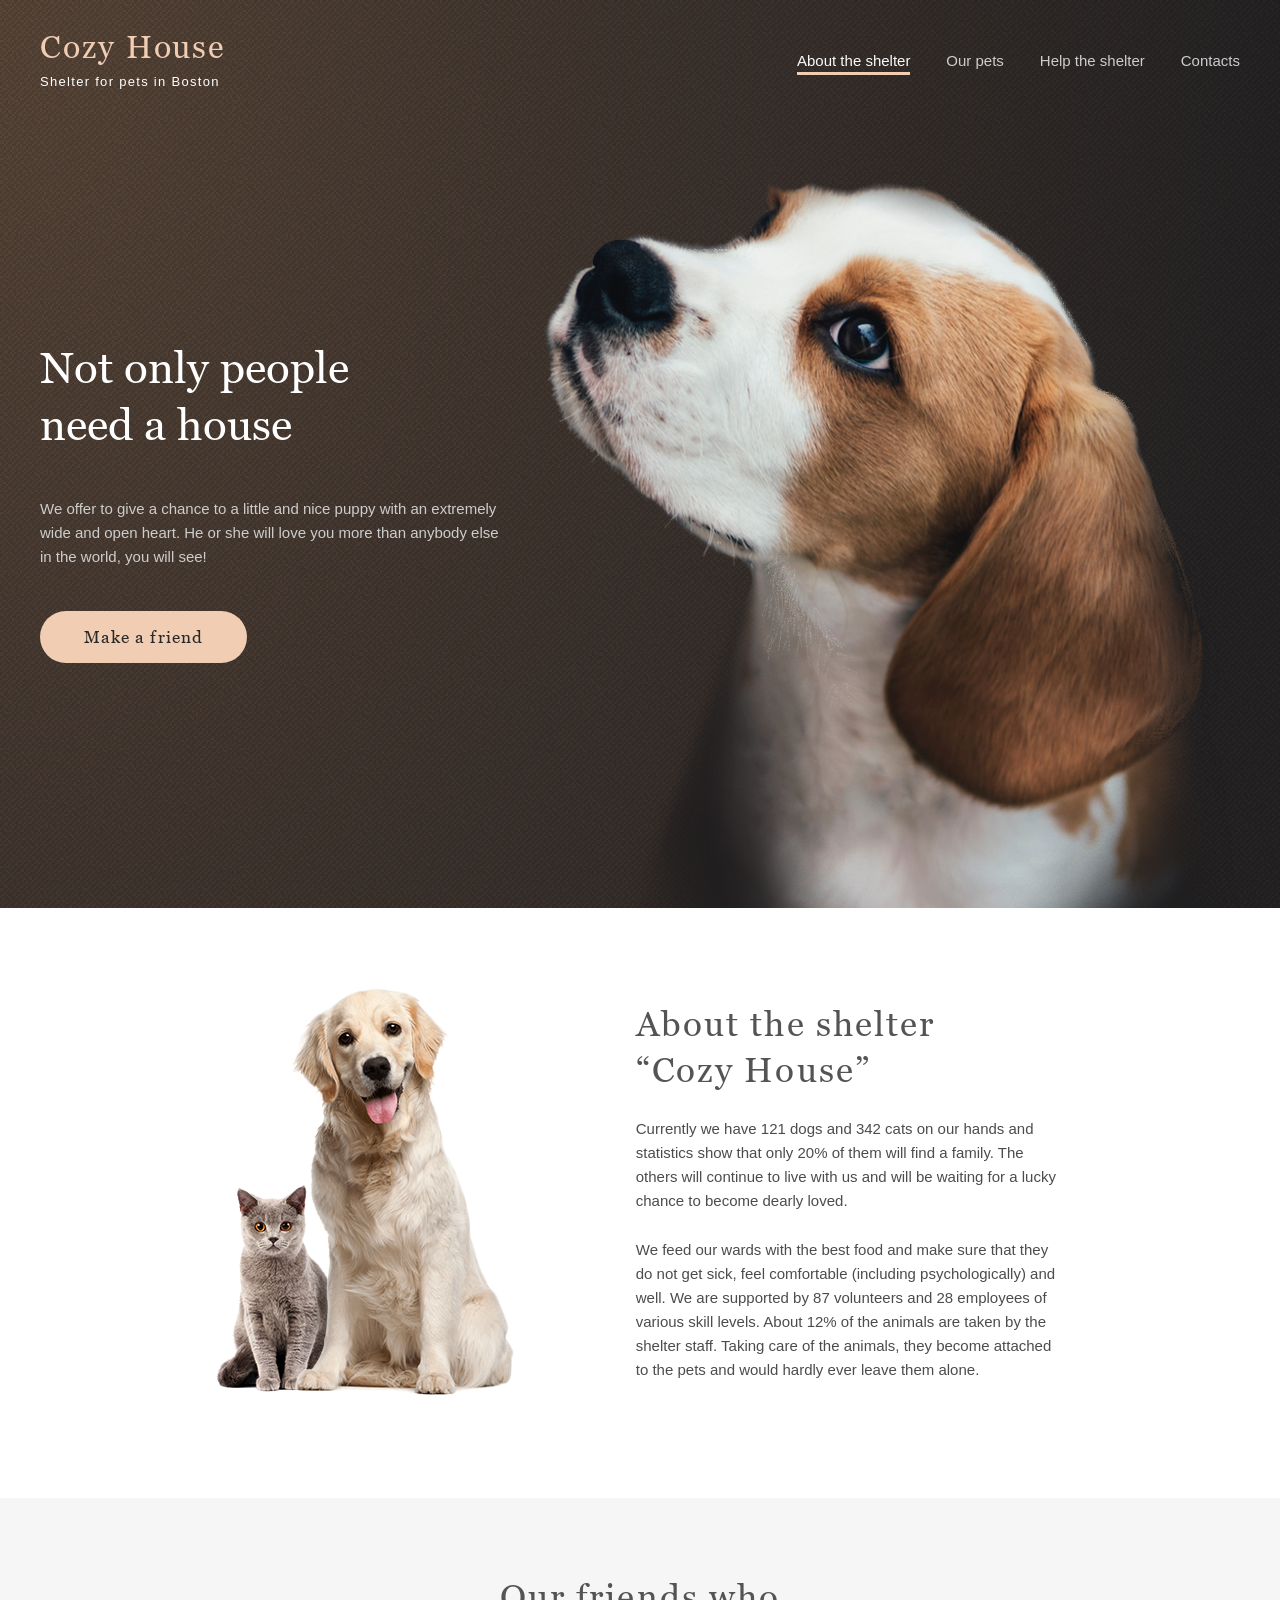
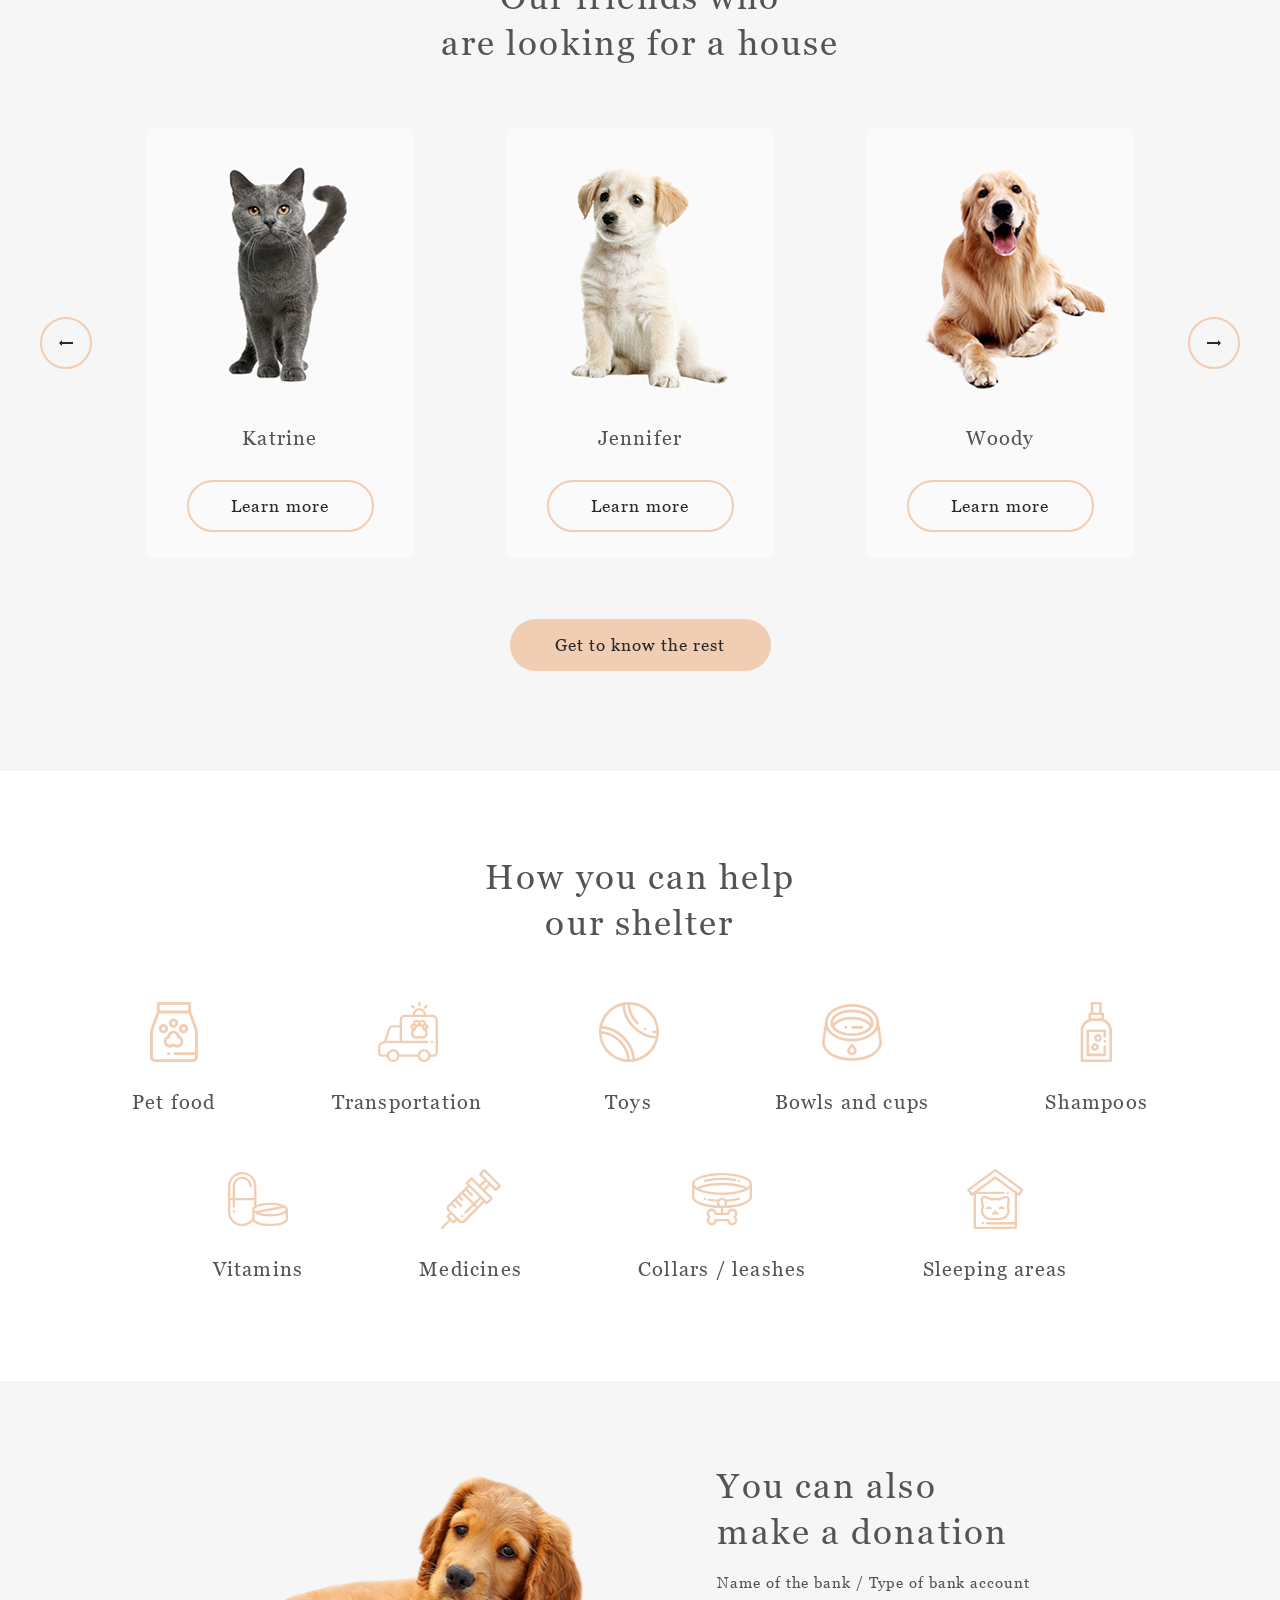
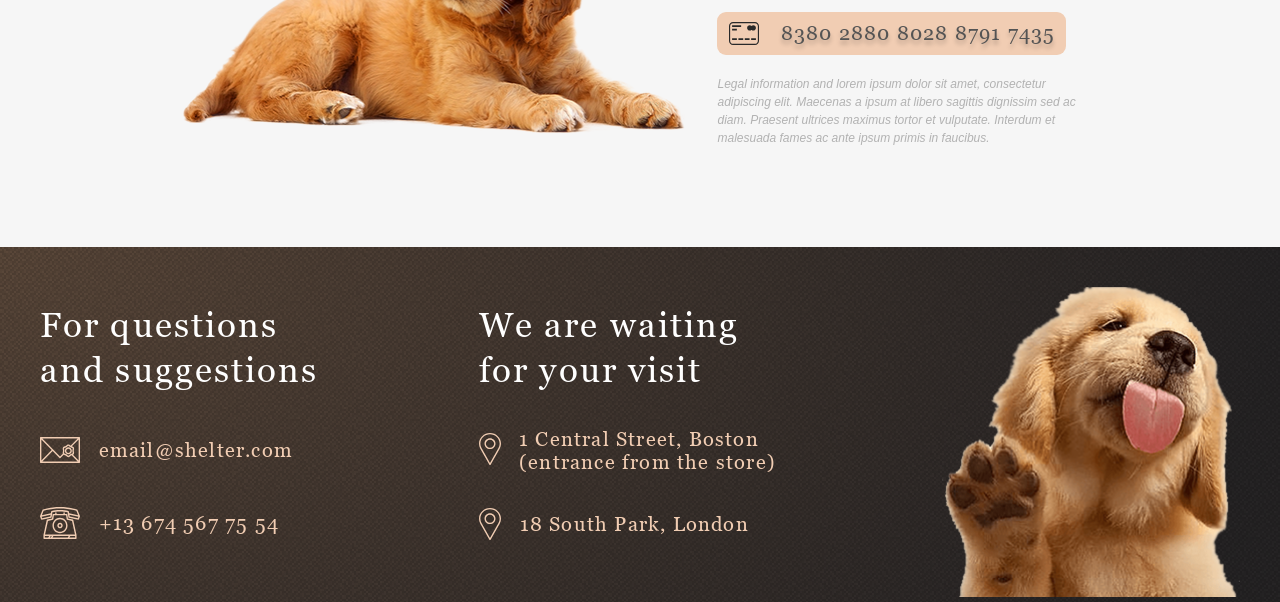
<file: shelter/pages/main/index.html>
<!DOCTYPE html>
<html lang="en">

<head>
  <meta charset="UTF-8">
  <meta http-equiv="X-UA-Compatible" content="IE=edge">
  <meta name="viewport" content="width=device-width, initial-scale=1.0">
  <link href="../../assets/icons/favicon.ico" rel="shortcut icon">
  <link rel="stylesheet" href="style.css">
  <link rel="stylesheet" href="fonts.css">
  <link rel="stylesheet" href="media.css">
  <link rel="stylesheet" href="menu-burger.css">
  <link rel="stylesheet" href="media320.css">
  <title>Shelter</title>

</head>

<body>
  <div class="container">
    <div class="modal"></div>
    <div class="burger-menu inactive">
      <ul class="burger-list">
        <li class="burger-item"><a class="burger-link active-link" href="#">About the shelter</a></li>
        <li class="burger-item"><a class="burger-link" href="../pets/pets.html">Our pets</a></li>
        <li class="burger-item"><a class="burger-link" href="#help">Help the shelter</a></li>
        <li class="burger-item"><a class="burger-link" href="#contact">Contacts</a></li>
        <!-- <li class="burger-item"><a class="burger-link"
            onclick="document.getElementById('modal').style.display='block'" href="#">Modal</a></li> -->
      </ul>
    </div>
    <header>
      <div class="page">
        <div class="logo">
          <span class="logo-title"><a href="#">Cozy House</a></span>
          <p class="logo-subtitle">Shelter for pets in Boston</p>
        </div>
        <nav class="nav">
          <ul class="menu-list">
            <li class="menu-item">
              <a href="#" class="menu-link active">About the shelter</a>
              <!-- onclick="window.location.reload(); -->
            </li>
            <li class="menu-item"><a href="../pets/pets.html" class="menu-link">Our pets</a></li>
            <li class="menu-item"><a href="#help" class="menu-link">Help the shelter</a></li>
            <li class="menu-item"><a href="#contact" class="menu-link">Contacts</a></li>
          </ul>
        </nav>
        <div class="header-bar" onclick="menuToggle()">
          <div class="bar1"></div>
          <div class="bar2"></div>
          <div class="bar3"></div>
        </div>

      </div>
    </header>
    <main>
      <section class="bigl">
        <div class="page">
          <div class="bigl-text">
            <h1>Not only people<br> need a house</h1>
            <p>We offer to give a chance to a little and&nbsp;nice puppy with an extremely wide and open heart. He or
              she
              will love you more than anybody else in the world, you will see!
            </p>
            <button class="bigl-btn" onclick="window.location.href='#pets'">Make a friend</button>
          </div>
          <div class="bigl-picture">
            <img src="../../assets/images/start-screen-puppy.png" alt="puppy">
          </div>
        </div>
      </section>
      <section class="about page" id="about">
        <div class="about-picture">
          <img src="../../assets/images/about-pets.png" alt="About Pets">
        </div>
        <div class="about-text">
          <h2>About the shelter “Cozy House”</h2>
          <p>Currently we have 121 dogs and 342 cats on our hands and statistics show that only 20% of them will find a
            family. The others will continue to live with us and will be waiting for a lucky chance to become dearly
            loved.</p>
          <p>We feed our wards with the best food and make sure that they do not get sick, feel comfortable (including
            psychologically) and well. We are supported by 87 volunteers and 28 employees of various skill levels. About
            12% of the animals are taken by the shelter staff. Taking care of the animals, they become attached to the
            pets and would hardly ever leave them alone.</p>
        </div>
      </section>
      <section class="pets" id="pets">
        <div class="page">
          <h3>Our friends who <br>are looking for a house</h3>
          <div class="carousel-wrapper" id="carousel-wrapper">
            <div class="carousel" id="carousel">
              <button class="button-left">
                <img src="../../assets/icons/Arrow-left.svg" alt="Arrow-left">
              </button>
              <div class="item" id="item-active">
                <div class="card">
                  <img src="../../assets/images/katrine.png" alt="katrine">
                  <p>Katrine</p>
                  <button>Learn more</button>
                </div>
                <div class="card">
                  <img src="../../assets/images/jennifer.png" alt="jennifer">
                  <p>Jennifer</p>
                  <button>Learn more</button>
                </div>
                <div class="card">
                  <img src="../../assets/images/woody.png" alt="woody">
                  <p>Woody</p>
                  <button>Learn more</button>
                </div>
              </div>
              <button class="button-right">
                <img src="../../assets/icons/Arrow-right.svg" alt="Arrow-left">
              </button>
            </div>
          </div>
          <!-- <button>Get to know the rest</button> -->
          <button onclick="window.location.href='../pets/pets.html';">Get to know the rest</button>
        </div>
      </section>

      <section class="help" id="help">
        <div class="page">
          <h3>How you can help <br>our shelter</h3>
          <div class="gifts">
            <div class="some">
              <img src="../../assets/icons/food.svg" alt="">
              <h4>Pet food</h4>
            </div>
            <div class="some">
              <img src="../../assets/icons/transportation.svg" alt="">
              <h4>Transportation</h4>
            </div>
            <div class="some">
              <img src="../../assets/icons/toys.svg" alt="">
              <h4>Toys</h4>
            </div>
            <div class="some">
              <img src="../../assets/icons/bowls-and-cups.svg" alt="">
              <h4>Bowls and cups</h4>
            </div>
            <div class="some">
              <img src="../../assets/icons/shampoos.svg" alt="">
              <h4>Shampoos</h4>
            </div>
            <div class="some">

              <img src="../../assets/icons/vitamins.svg" alt="">
              <h4>Vitamins</h4>
            </div>
            <div class="some">
              <img src="../../assets/icons/medicines.svg" alt="">
              <h4>Medicines</h4>
            </div>
            <div class="some">
              <img src="../../assets/icons/collars-leashes.svg" alt="">
              <h4>Collars / leashes</h4>
            </div>
            <div class="some">
              <img src="../../assets/icons/sleeping-area.svg" alt="">
              <h4>Sleeping areas</h4>
            </div>
          </div>
        </div>
      </section>
      <section class="donation" id="donation">
        <div class="page">
          <div class="donation-picture">
            <img src="../../assets/images/donation-dog.png" alt="donation dog">
          </div>
          <div class="donation-text">
            <h3>You can also <br>make a donation</h3>
            <p>Name of the bank / Type of bank account</p>
            <a href="#">
              <span class="credit-card">
                <img src="../../assets/icons/credit-card.svg" alt="credit-card">
                <span>8380 2880 8028 8791 7435</span>
              </span>
            </a>
            <p>Legal information and lorem ipsum dolor sit amet, consectetur adipiscing elit. Maecenas a ipsum at libero
              sagittis dignissim sed ac diam. Praesent ultrices maximus tortor et vulputate. Interdum et malesuada fames
              ac ante ipsum primis in faucibus.</p>

          </div>
        </div>
      </section>
    </main>

    <footer id="contact">
      <div class="page">
        <div class="question">
          <!-- <h3>For questions <br>and suggestions</h3> -->
          <h3>For questions and suggestions</h3>
          <div class="mail">
            <img src="../../assets/icons/icon-email.svg" alt="email">
            <span>&nbsp;&nbsp;<a href="mailto:email@shelter.com" class="mail-address">email@shelter.com</a></span>
          </div>
          <div class="phone">
            <img src="../../assets/icons/icon-phone.svg" alt="phone">
            <span>&nbsp;&nbsp;<a href="tel:+136745677554" class="fone-number">+13 674 567 75 54</a></span>
          </div>
        </div>
        <div class="waiting">
          <h3>We are waiting for your visit</h3>
          <div class="pin1">
            <div>
              <img src="../../assets/icons/pin.svg" alt="pin">
            </div>
            <span><a
                href="https://www.google.com/maps/place/Бостон,+Массачусетс,+США/@42.3145186,-71.1103716,11z/data=!3m1!4b1!4m6!3m5!1s0x89e3652d0d3d311b:0x787cbf240162e8a0!8m2!3d42.3600825!4d-71.0588801!16zL20vMDFjeF8"
                class="address1" target="_blank">1 Central Street, Boston (entrance from the store)</a>
            </span>
          </div>
          <div class="pin2">
            <img src="../../assets/icons/pin.svg" alt="pin">
            <span>&nbsp;&nbsp;<a
                href="https://www.google.com/maps/place/Лондон,+Великобритания/@51.5287352,-0.38179,10z/data=!3m1!4b1!4m6!3m5!1s0x47d8a00baf21de75:0x52963a5addd52a99!8m2!3d51.5072178!4d-0.1275862!16zL20vMDRqcGw"
                class="address2" target="_blank">18 South Park, London </a>
            </span>
          </div>
        </div>
        <div class="dog-picture">
          <img src="../../assets/images/footer-puppy.png" alt="footer-puppy">
        </div>

      </div>
    </footer>
  </div>
  <script src="index.js"></script>
</body>

</html>
</file>
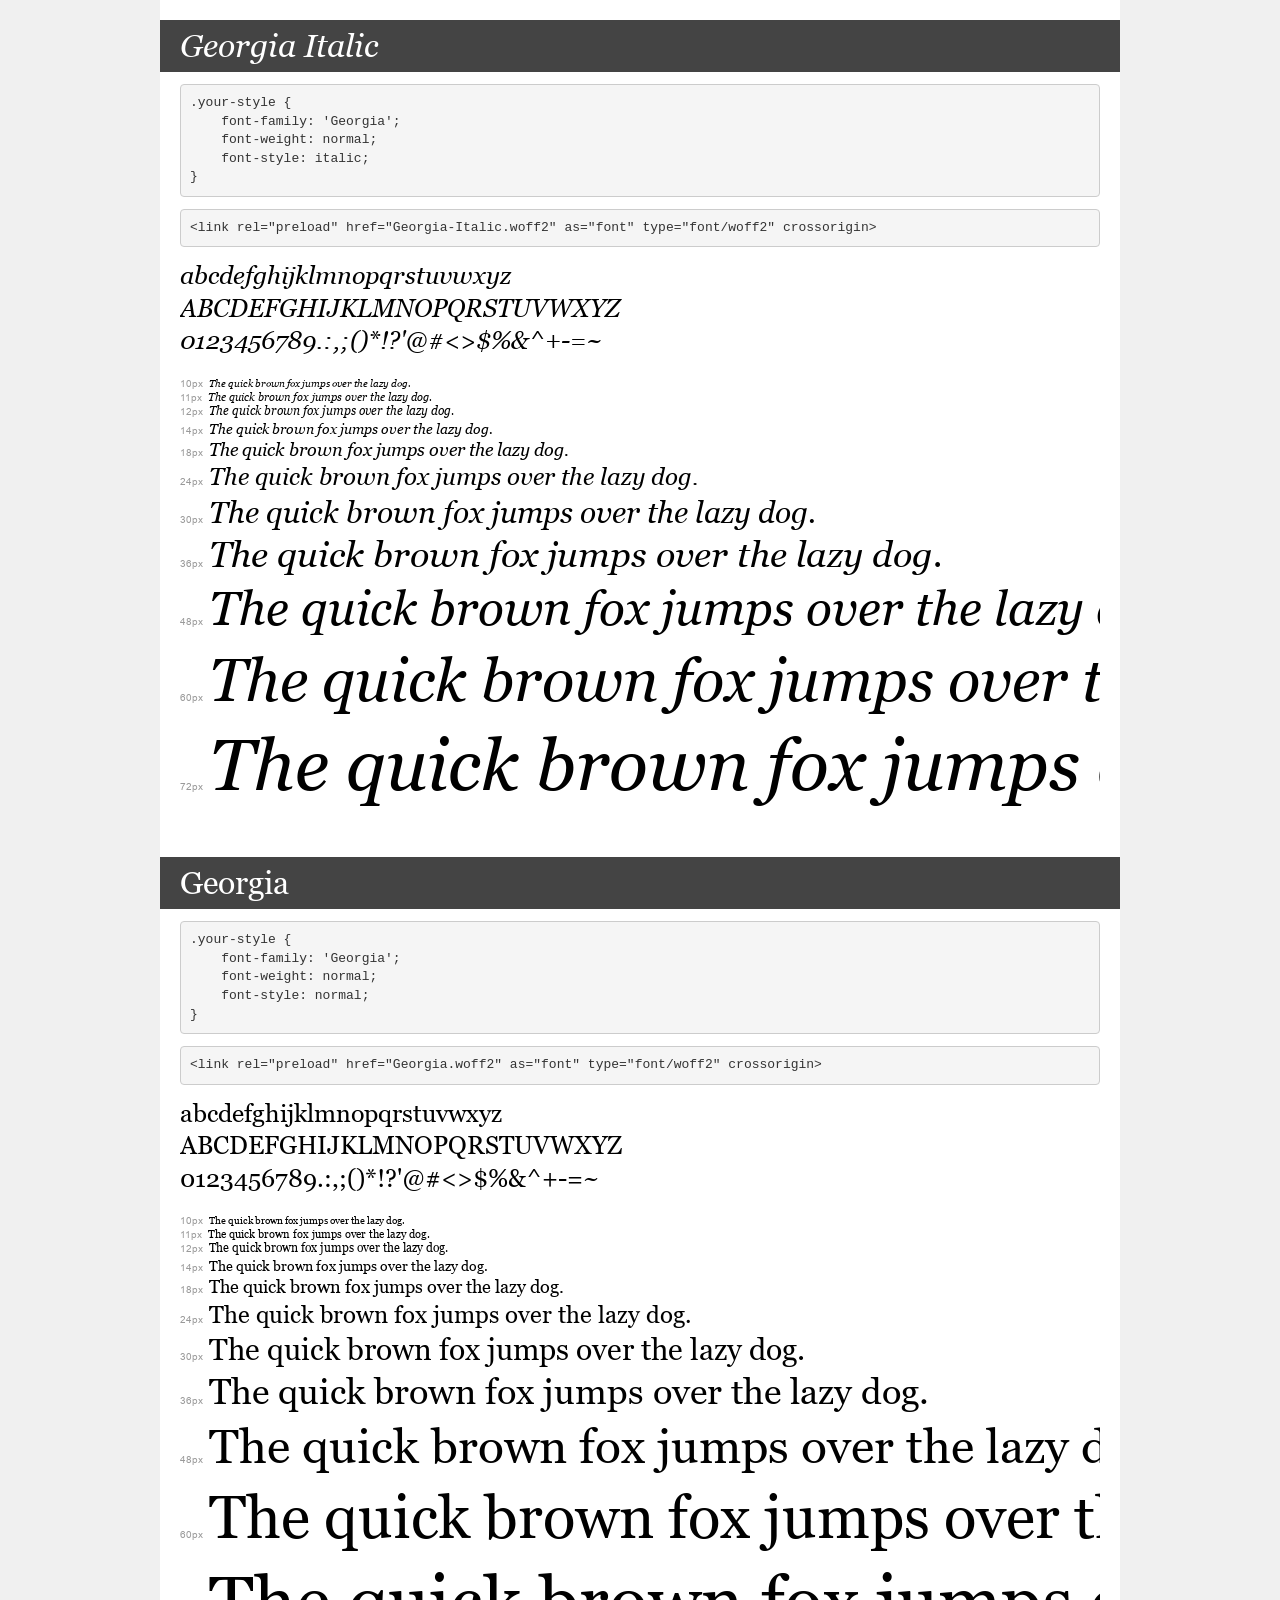
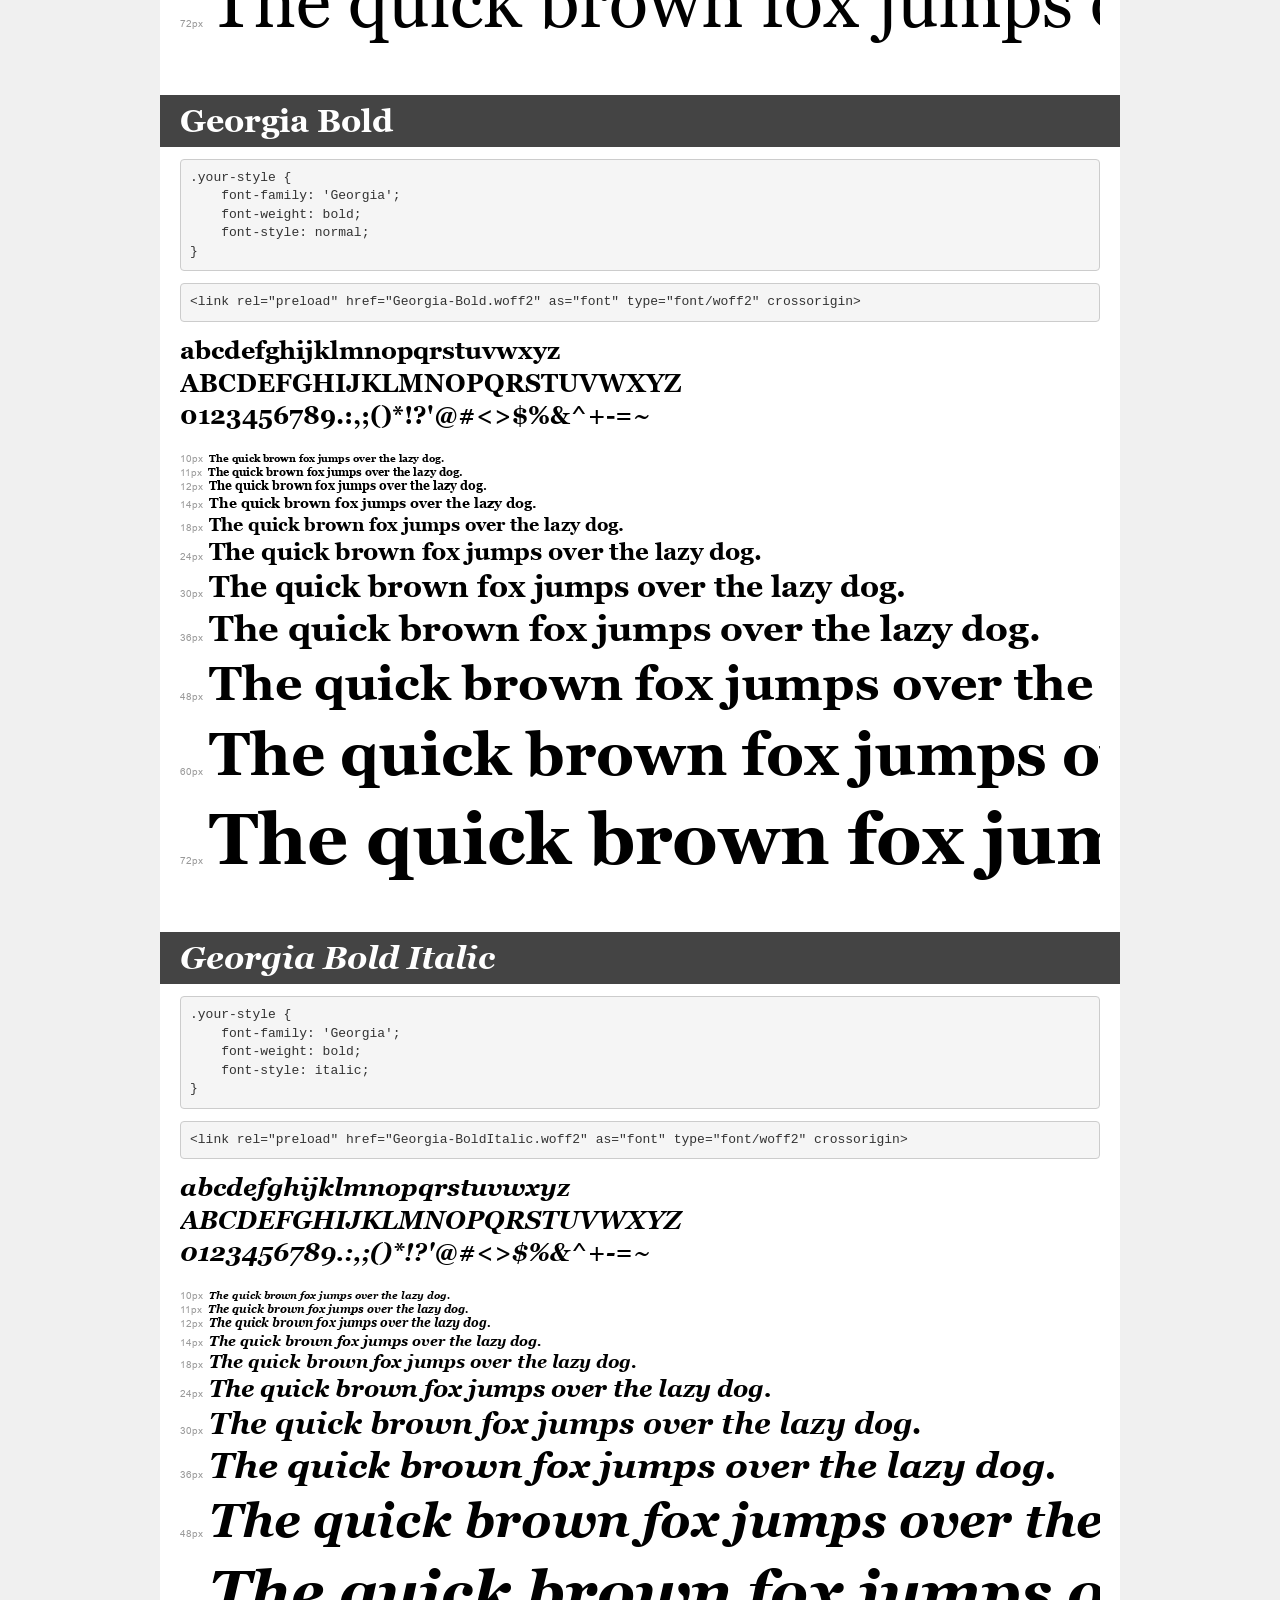
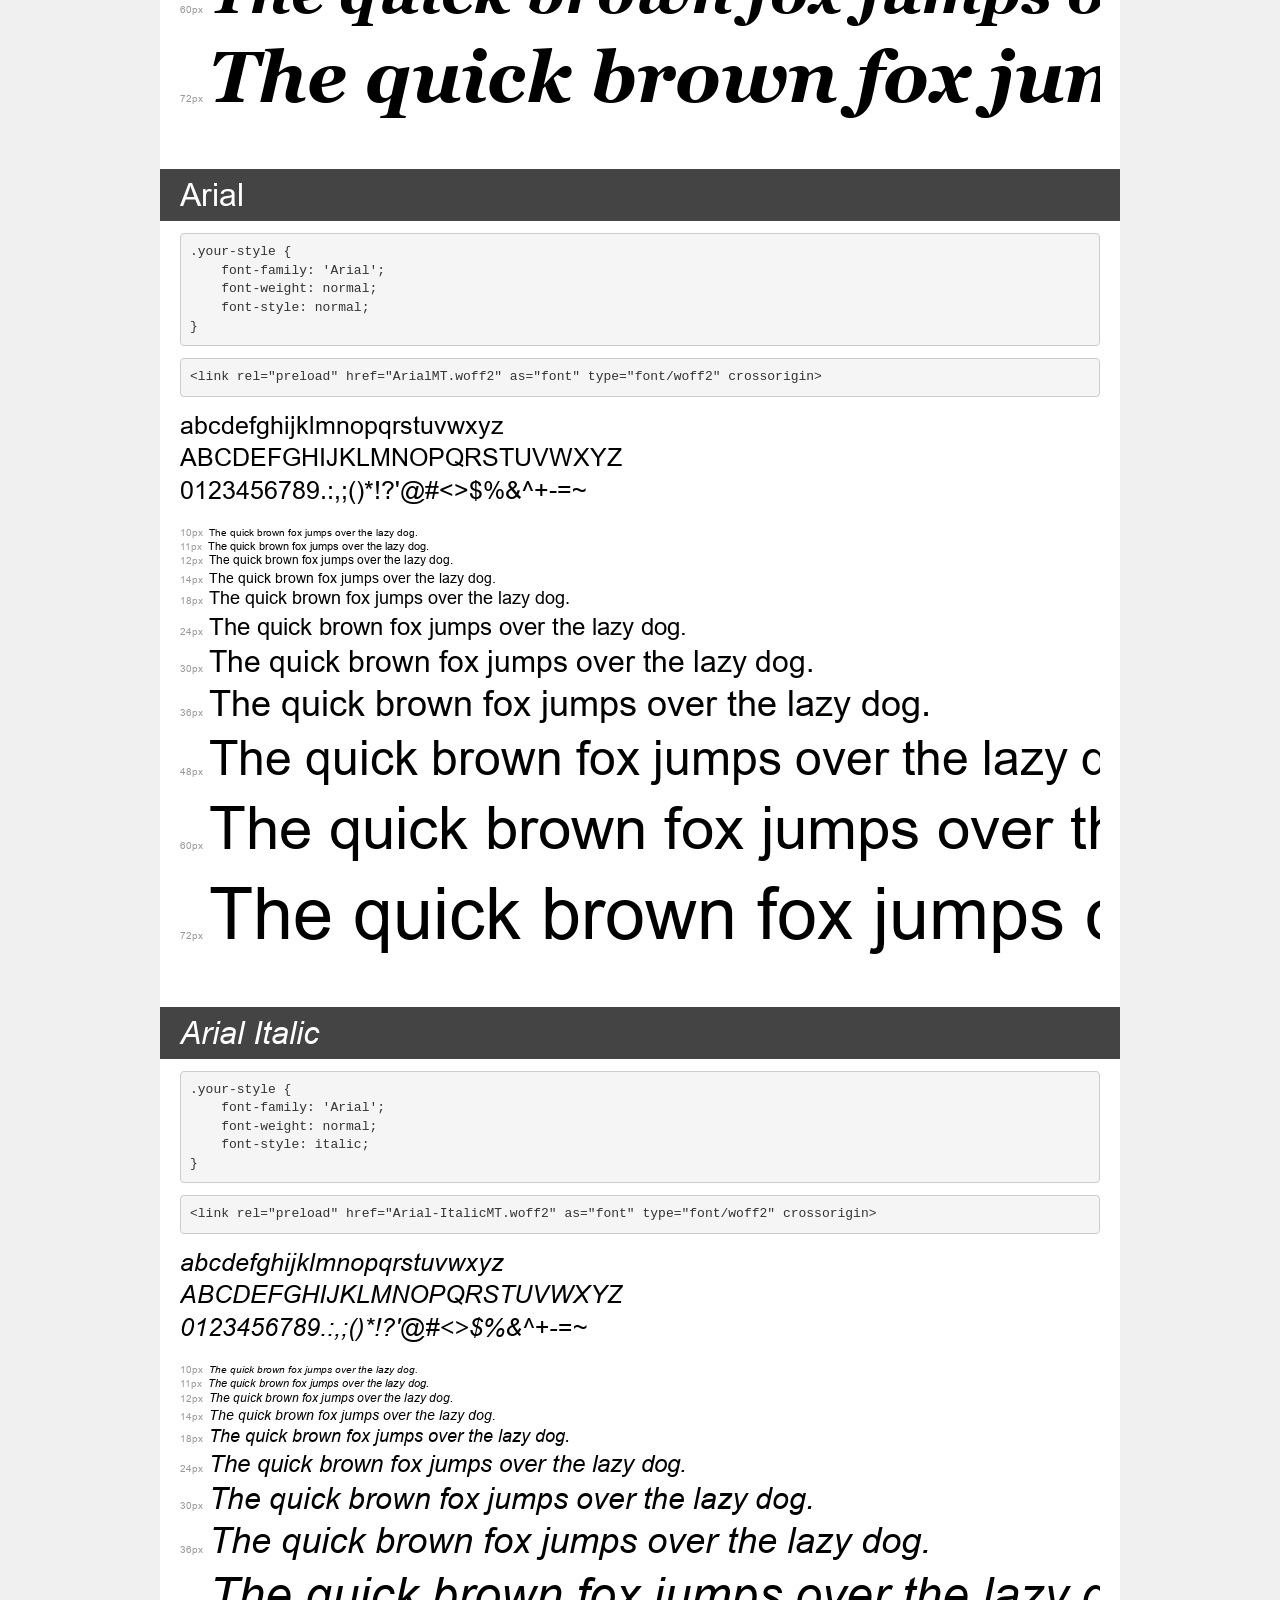
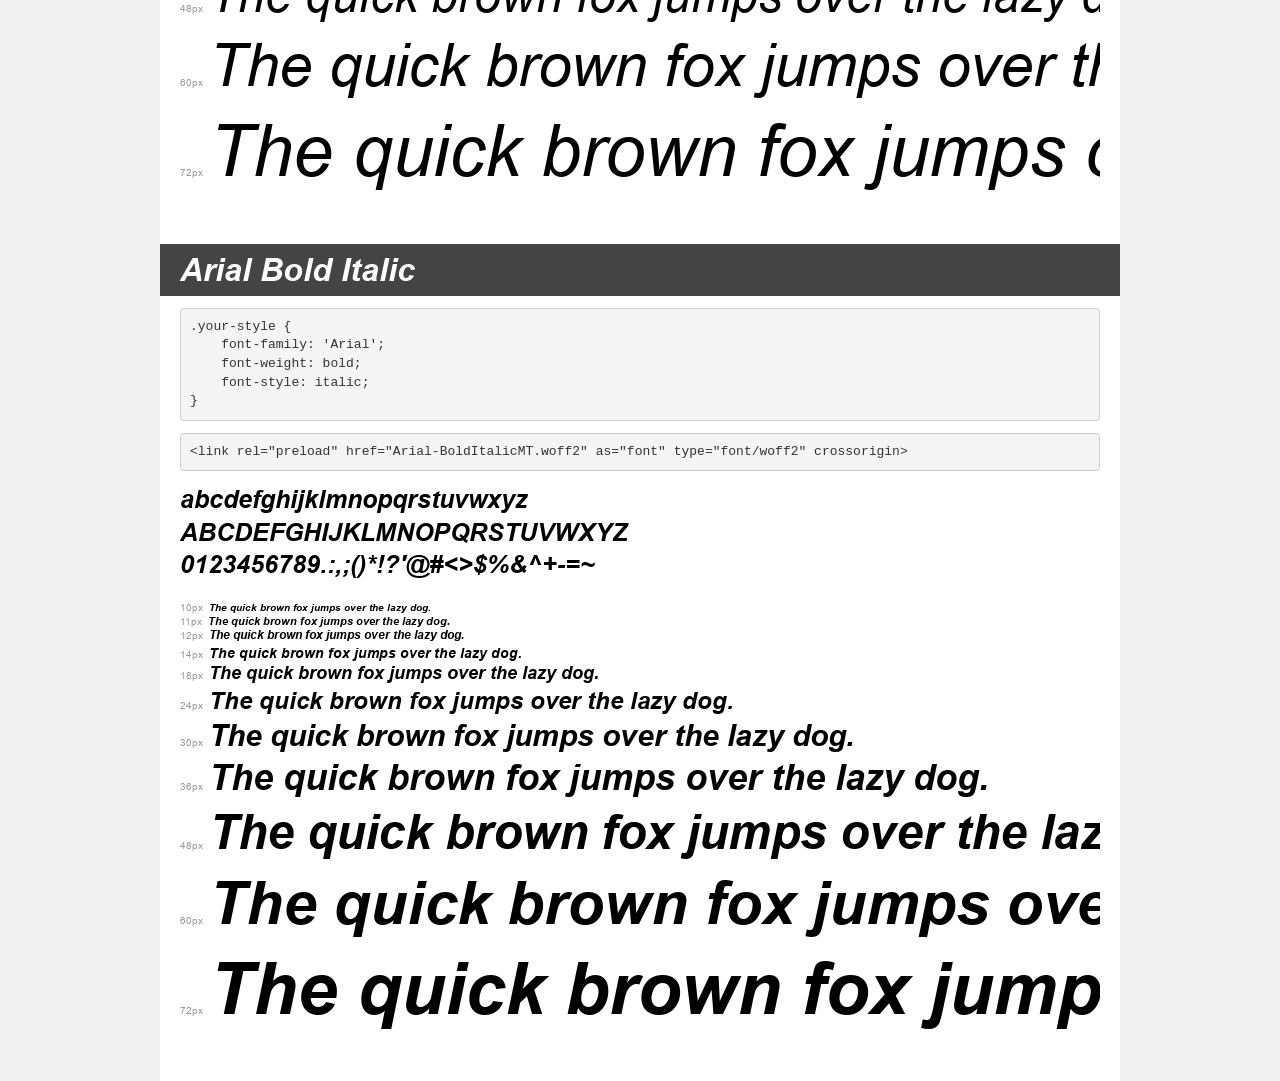
<file: shelter/assets/fonts/demo.html>
<!DOCTYPE html>
<html lang="en">
<head>
    <meta charset="utf-8">
    <meta http-equiv="X-UA-Compatible" content="IE=edge">
    <meta name="viewport" content="width=device-width, initial-scale=1">
    <meta name="robots" content="noindex, noarchive">
    <meta name="format-detection" content="telephone=no">
    <title>Transfonter demo</title>
    <link href="stylesheet.css" rel="stylesheet">
    <style>
        /*
        http://meyerweb.com/eric/tools/css/reset/
        v2.0 | 20110126
        License: none (public domain)
        */
        html, body, div, span, applet, object, iframe,
        h1, h2, h3, h4, h5, h6, p, blockquote, pre,
        a, abbr, acronym, address, big, cite, code,
        del, dfn, em, img, ins, kbd, q, s, samp,
        small, strike, strong, sub, sup, tt, var,
        b, u, i, center,
        dl, dt, dd, ol, ul, li,
        fieldset, form, label, legend,
        table, caption, tbody, tfoot, thead, tr, th, td,
        article, aside, canvas, details, embed,
        figure, figcaption, footer, header, hgroup,
        menu, nav, output, ruby, section, summary,
        time, mark, audio, video {
            margin: 0;
            padding: 0;
            border: 0;
            font-size: 100%;
            font: inherit;
            vertical-align: baseline;
        }
        /* HTML5 display-role reset for older browsers */
        article, aside, details, figcaption, figure,
        footer, header, hgroup, menu, nav, section {
            display: block;
        }
        body {
            line-height: 1;
        }
        ol, ul {
            list-style: none;
        }
        blockquote, q {
            quotes: none;
        }
        blockquote:before, blockquote:after,
        q:before, q:after {
            content: '';
            content: none;
        }
        table {
            border-collapse: collapse;
            border-spacing: 0;
        }
        /* demo styles */
        body {
            background: #f0f0f0;
            color: #000;
        }
        .page {
            background: #fff;
            width: 920px;
            margin: 0 auto;
            padding: 20px 20px 0 20px;
            overflow: hidden;
        }
        .font-container {
            overflow-x: auto;
            overflow-y: hidden;
            margin-bottom: 40px;
            line-height: 1.3;
            white-space: nowrap;
            padding-bottom: 5px;
        }
        h1 {
            position: relative;
            background: #444;
            font-size: 32px;
            color: #fff;
            padding: 10px 20px;
            margin: 0 -20px 12px -20px;
        }
        .letters {
            font-size: 25px;
            margin-bottom: 20px;
        }
        .s10:before {
            content: '10px';
        }
        .s11:before {
            content: '11px';
        }
        .s12:before {
            content: '12px';
        }
        .s14:before {
            content: '14px';
        }
        .s18:before {
            content: '18px';
        }
        .s24:before {
            content: '24px';
        }
        .s30:before {
            content: '30px';
        }
        .s36:before {
            content: '36px';
        }
        .s48:before {
            content: '48px';
        }
        .s60:before {
            content: '60px';
        }
        .s72:before {
            content: '72px';
        }
        .s10:before, .s11:before, .s12:before, .s14:before,
        .s18:before, .s24:before, .s30:before, .s36:before,
        .s48:before, .s60:before, .s72:before {
            font-family: Arial, sans-serif;
            font-size: 10px;
            font-weight: normal;
            font-style: normal;
            color: #999;
            padding-right: 6px;
        }
        pre {
            display: block;
            padding: 9px;
            margin: 0 0 12px;
            font-family: Monaco, Menlo, Consolas, "Courier New", monospace;
            font-size: 13px;
            line-height: 1.428571429;
            color: #333;
            font-weight: normal;
            font-style: normal;
            background-color: #f5f5f5;
            border: 1px solid #ccc;
            overflow-x: auto;
            border-radius: 4px;
        }
        /* responsive */
        @media (max-width: 959px) {
            .page {
                width: auto;
                margin: 0;
            }
        }
    </style>
</head>
<body>
<div class="page">
    <div class="demo">
        <h1 style="font-family: 'Georgia'; font-weight: normal; font-style: italic;">Georgia Italic</h1>
        <pre title="Usage">.your-style {
    font-family: 'Georgia';
    font-weight: normal;
    font-style: italic;
}</pre>
        <pre title="Preload (optional)">
&lt;link rel=&quot;preload&quot; href=&quot;Georgia-Italic.woff2&quot; as=&quot;font&quot; type=&quot;font/woff2&quot; crossorigin&gt;</pre>
        <div class="font-container" style="font-family: 'Georgia'; font-weight: normal; font-style: italic;">
            <p class="letters">
                abcdefghijklmnopqrstuvwxyz<br>
ABCDEFGHIJKLMNOPQRSTUVWXYZ<br>
                0123456789.:,;()*!?'@#&lt;&gt;$%&^+-=~
            </p>
            <p class="s10" style="font-size: 10px;">The quick brown fox jumps over the lazy dog.</p>
            <p class="s11" style="font-size: 11px;">The quick brown fox jumps over the lazy dog.</p>
            <p class="s12" style="font-size: 12px;">The quick brown fox jumps over the lazy dog.</p>
            <p class="s14" style="font-size: 14px;">The quick brown fox jumps over the lazy dog.</p>
            <p class="s18" style="font-size: 18px;">The quick brown fox jumps over the lazy dog.</p>
            <p class="s24" style="font-size: 24px;">The quick brown fox jumps over the lazy dog.</p>
            <p class="s30" style="font-size: 30px;">The quick brown fox jumps over the lazy dog.</p>
            <p class="s36" style="font-size: 36px;">The quick brown fox jumps over the lazy dog.</p>
            <p class="s48" style="font-size: 48px;">The quick brown fox jumps over the lazy dog.</p>
            <p class="s60" style="font-size: 60px;">The quick brown fox jumps over the lazy dog.</p>
            <p class="s72" style="font-size: 72px;">The quick brown fox jumps over the lazy dog.</p>
        </div>
    </div>

    <div class="demo">
        <h1 style="font-family: 'Georgia'; font-weight: normal; font-style: normal;">Georgia</h1>
        <pre title="Usage">.your-style {
    font-family: 'Georgia';
    font-weight: normal;
    font-style: normal;
}</pre>
        <pre title="Preload (optional)">
&lt;link rel=&quot;preload&quot; href=&quot;Georgia.woff2&quot; as=&quot;font&quot; type=&quot;font/woff2&quot; crossorigin&gt;</pre>
        <div class="font-container" style="font-family: 'Georgia'; font-weight: normal; font-style: normal;">
            <p class="letters">
                abcdefghijklmnopqrstuvwxyz<br>
ABCDEFGHIJKLMNOPQRSTUVWXYZ<br>
                0123456789.:,;()*!?'@#&lt;&gt;$%&^+-=~
            </p>
            <p class="s10" style="font-size: 10px;">The quick brown fox jumps over the lazy dog.</p>
            <p class="s11" style="font-size: 11px;">The quick brown fox jumps over the lazy dog.</p>
            <p class="s12" style="font-size: 12px;">The quick brown fox jumps over the lazy dog.</p>
            <p class="s14" style="font-size: 14px;">The quick brown fox jumps over the lazy dog.</p>
            <p class="s18" style="font-size: 18px;">The quick brown fox jumps over the lazy dog.</p>
            <p class="s24" style="font-size: 24px;">The quick brown fox jumps over the lazy dog.</p>
            <p class="s30" style="font-size: 30px;">The quick brown fox jumps over the lazy dog.</p>
            <p class="s36" style="font-size: 36px;">The quick brown fox jumps over the lazy dog.</p>
            <p class="s48" style="font-size: 48px;">The quick brown fox jumps over the lazy dog.</p>
            <p class="s60" style="font-size: 60px;">The quick brown fox jumps over the lazy dog.</p>
            <p class="s72" style="font-size: 72px;">The quick brown fox jumps over the lazy dog.</p>
        </div>
    </div>

    <div class="demo">
        <h1 style="font-family: 'Georgia'; font-weight: bold; font-style: normal;">Georgia Bold</h1>
        <pre title="Usage">.your-style {
    font-family: 'Georgia';
    font-weight: bold;
    font-style: normal;
}</pre>
        <pre title="Preload (optional)">
&lt;link rel=&quot;preload&quot; href=&quot;Georgia-Bold.woff2&quot; as=&quot;font&quot; type=&quot;font/woff2&quot; crossorigin&gt;</pre>
        <div class="font-container" style="font-family: 'Georgia'; font-weight: bold; font-style: normal;">
            <p class="letters">
                abcdefghijklmnopqrstuvwxyz<br>
ABCDEFGHIJKLMNOPQRSTUVWXYZ<br>
                0123456789.:,;()*!?'@#&lt;&gt;$%&^+-=~
            </p>
            <p class="s10" style="font-size: 10px;">The quick brown fox jumps over the lazy dog.</p>
            <p class="s11" style="font-size: 11px;">The quick brown fox jumps over the lazy dog.</p>
            <p class="s12" style="font-size: 12px;">The quick brown fox jumps over the lazy dog.</p>
            <p class="s14" style="font-size: 14px;">The quick brown fox jumps over the lazy dog.</p>
            <p class="s18" style="font-size: 18px;">The quick brown fox jumps over the lazy dog.</p>
            <p class="s24" style="font-size: 24px;">The quick brown fox jumps over the lazy dog.</p>
            <p class="s30" style="font-size: 30px;">The quick brown fox jumps over the lazy dog.</p>
            <p class="s36" style="font-size: 36px;">The quick brown fox jumps over the lazy dog.</p>
            <p class="s48" style="font-size: 48px;">The quick brown fox jumps over the lazy dog.</p>
            <p class="s60" style="font-size: 60px;">The quick brown fox jumps over the lazy dog.</p>
            <p class="s72" style="font-size: 72px;">The quick brown fox jumps over the lazy dog.</p>
        </div>
    </div>

    <div class="demo">
        <h1 style="font-family: 'Georgia'; font-weight: bold; font-style: italic;">Georgia Bold Italic</h1>
        <pre title="Usage">.your-style {
    font-family: 'Georgia';
    font-weight: bold;
    font-style: italic;
}</pre>
        <pre title="Preload (optional)">
&lt;link rel=&quot;preload&quot; href=&quot;Georgia-BoldItalic.woff2&quot; as=&quot;font&quot; type=&quot;font/woff2&quot; crossorigin&gt;</pre>
        <div class="font-container" style="font-family: 'Georgia'; font-weight: bold; font-style: italic;">
            <p class="letters">
                abcdefghijklmnopqrstuvwxyz<br>
ABCDEFGHIJKLMNOPQRSTUVWXYZ<br>
                0123456789.:,;()*!?'@#&lt;&gt;$%&^+-=~
            </p>
            <p class="s10" style="font-size: 10px;">The quick brown fox jumps over the lazy dog.</p>
            <p class="s11" style="font-size: 11px;">The quick brown fox jumps over the lazy dog.</p>
            <p class="s12" style="font-size: 12px;">The quick brown fox jumps over the lazy dog.</p>
            <p class="s14" style="font-size: 14px;">The quick brown fox jumps over the lazy dog.</p>
            <p class="s18" style="font-size: 18px;">The quick brown fox jumps over the lazy dog.</p>
            <p class="s24" style="font-size: 24px;">The quick brown fox jumps over the lazy dog.</p>
            <p class="s30" style="font-size: 30px;">The quick brown fox jumps over the lazy dog.</p>
            <p class="s36" style="font-size: 36px;">The quick brown fox jumps over the lazy dog.</p>
            <p class="s48" style="font-size: 48px;">The quick brown fox jumps over the lazy dog.</p>
            <p class="s60" style="font-size: 60px;">The quick brown fox jumps over the lazy dog.</p>
            <p class="s72" style="font-size: 72px;">The quick brown fox jumps over the lazy dog.</p>
        </div>
    </div>

    <div class="demo">
        <h1 style="font-family: 'Arial'; font-weight: normal; font-style: normal;">Arial</h1>
        <pre title="Usage">.your-style {
    font-family: 'Arial';
    font-weight: normal;
    font-style: normal;
}</pre>
        <pre title="Preload (optional)">
&lt;link rel=&quot;preload&quot; href=&quot;ArialMT.woff2&quot; as=&quot;font&quot; type=&quot;font/woff2&quot; crossorigin&gt;</pre>
        <div class="font-container" style="font-family: 'Arial'; font-weight: normal; font-style: normal;">
            <p class="letters">
                abcdefghijklmnopqrstuvwxyz<br>
ABCDEFGHIJKLMNOPQRSTUVWXYZ<br>
                0123456789.:,;()*!?'@#&lt;&gt;$%&^+-=~
            </p>
            <p class="s10" style="font-size: 10px;">The quick brown fox jumps over the lazy dog.</p>
            <p class="s11" style="font-size: 11px;">The quick brown fox jumps over the lazy dog.</p>
            <p class="s12" style="font-size: 12px;">The quick brown fox jumps over the lazy dog.</p>
            <p class="s14" style="font-size: 14px;">The quick brown fox jumps over the lazy dog.</p>
            <p class="s18" style="font-size: 18px;">The quick brown fox jumps over the lazy dog.</p>
            <p class="s24" style="font-size: 24px;">The quick brown fox jumps over the lazy dog.</p>
            <p class="s30" style="font-size: 30px;">The quick brown fox jumps over the lazy dog.</p>
            <p class="s36" style="font-size: 36px;">The quick brown fox jumps over the lazy dog.</p>
            <p class="s48" style="font-size: 48px;">The quick brown fox jumps over the lazy dog.</p>
            <p class="s60" style="font-size: 60px;">The quick brown fox jumps over the lazy dog.</p>
            <p class="s72" style="font-size: 72px;">The quick brown fox jumps over the lazy dog.</p>
        </div>
    </div>

    <div class="demo">
        <h1 style="font-family: 'Arial'; font-weight: normal; font-style: italic;">Arial Italic</h1>
        <pre title="Usage">.your-style {
    font-family: 'Arial';
    font-weight: normal;
    font-style: italic;
}</pre>
        <pre title="Preload (optional)">
&lt;link rel=&quot;preload&quot; href=&quot;Arial-ItalicMT.woff2&quot; as=&quot;font&quot; type=&quot;font/woff2&quot; crossorigin&gt;</pre>
        <div class="font-container" style="font-family: 'Arial'; font-weight: normal; font-style: italic;">
            <p class="letters">
                abcdefghijklmnopqrstuvwxyz<br>
ABCDEFGHIJKLMNOPQRSTUVWXYZ<br>
                0123456789.:,;()*!?'@#&lt;&gt;$%&^+-=~
            </p>
            <p class="s10" style="font-size: 10px;">The quick brown fox jumps over the lazy dog.</p>
            <p class="s11" style="font-size: 11px;">The quick brown fox jumps over the lazy dog.</p>
            <p class="s12" style="font-size: 12px;">The quick brown fox jumps over the lazy dog.</p>
            <p class="s14" style="font-size: 14px;">The quick brown fox jumps over the lazy dog.</p>
            <p class="s18" style="font-size: 18px;">The quick brown fox jumps over the lazy dog.</p>
            <p class="s24" style="font-size: 24px;">The quick brown fox jumps over the lazy dog.</p>
            <p class="s30" style="font-size: 30px;">The quick brown fox jumps over the lazy dog.</p>
            <p class="s36" style="font-size: 36px;">The quick brown fox jumps over the lazy dog.</p>
            <p class="s48" style="font-size: 48px;">The quick brown fox jumps over the lazy dog.</p>
            <p class="s60" style="font-size: 60px;">The quick brown fox jumps over the lazy dog.</p>
            <p class="s72" style="font-size: 72px;">The quick brown fox jumps over the lazy dog.</p>
        </div>
    </div>

    <div class="demo">
        <h1 style="font-family: 'Arial'; font-weight: bold; font-style: italic;">Arial Bold Italic</h1>
        <pre title="Usage">.your-style {
    font-family: 'Arial';
    font-weight: bold;
    font-style: italic;
}</pre>
        <pre title="Preload (optional)">
&lt;link rel=&quot;preload&quot; href=&quot;Arial-BoldItalicMT.woff2&quot; as=&quot;font&quot; type=&quot;font/woff2&quot; crossorigin&gt;</pre>
        <div class="font-container" style="font-family: 'Arial'; font-weight: bold; font-style: italic;">
            <p class="letters">
                abcdefghijklmnopqrstuvwxyz<br>
ABCDEFGHIJKLMNOPQRSTUVWXYZ<br>
                0123456789.:,;()*!?'@#&lt;&gt;$%&^+-=~
            </p>
            <p class="s10" style="font-size: 10px;">The quick brown fox jumps over the lazy dog.</p>
            <p class="s11" style="font-size: 11px;">The quick brown fox jumps over the lazy dog.</p>
            <p class="s12" style="font-size: 12px;">The quick brown fox jumps over the lazy dog.</p>
            <p class="s14" style="font-size: 14px;">The quick brown fox jumps over the lazy dog.</p>
            <p class="s18" style="font-size: 18px;">The quick brown fox jumps over the lazy dog.</p>
            <p class="s24" style="font-size: 24px;">The quick brown fox jumps over the lazy dog.</p>
            <p class="s30" style="font-size: 30px;">The quick brown fox jumps over the lazy dog.</p>
            <p class="s36" style="font-size: 36px;">The quick brown fox jumps over the lazy dog.</p>
            <p class="s48" style="font-size: 48px;">The quick brown fox jumps over the lazy dog.</p>
            <p class="s60" style="font-size: 60px;">The quick brown fox jumps over the lazy dog.</p>
            <p class="s72" style="font-size: 72px;">The quick brown fox jumps over the lazy dog.</p>
        </div>
    </div>

</div>
</body>
</html>
</file>
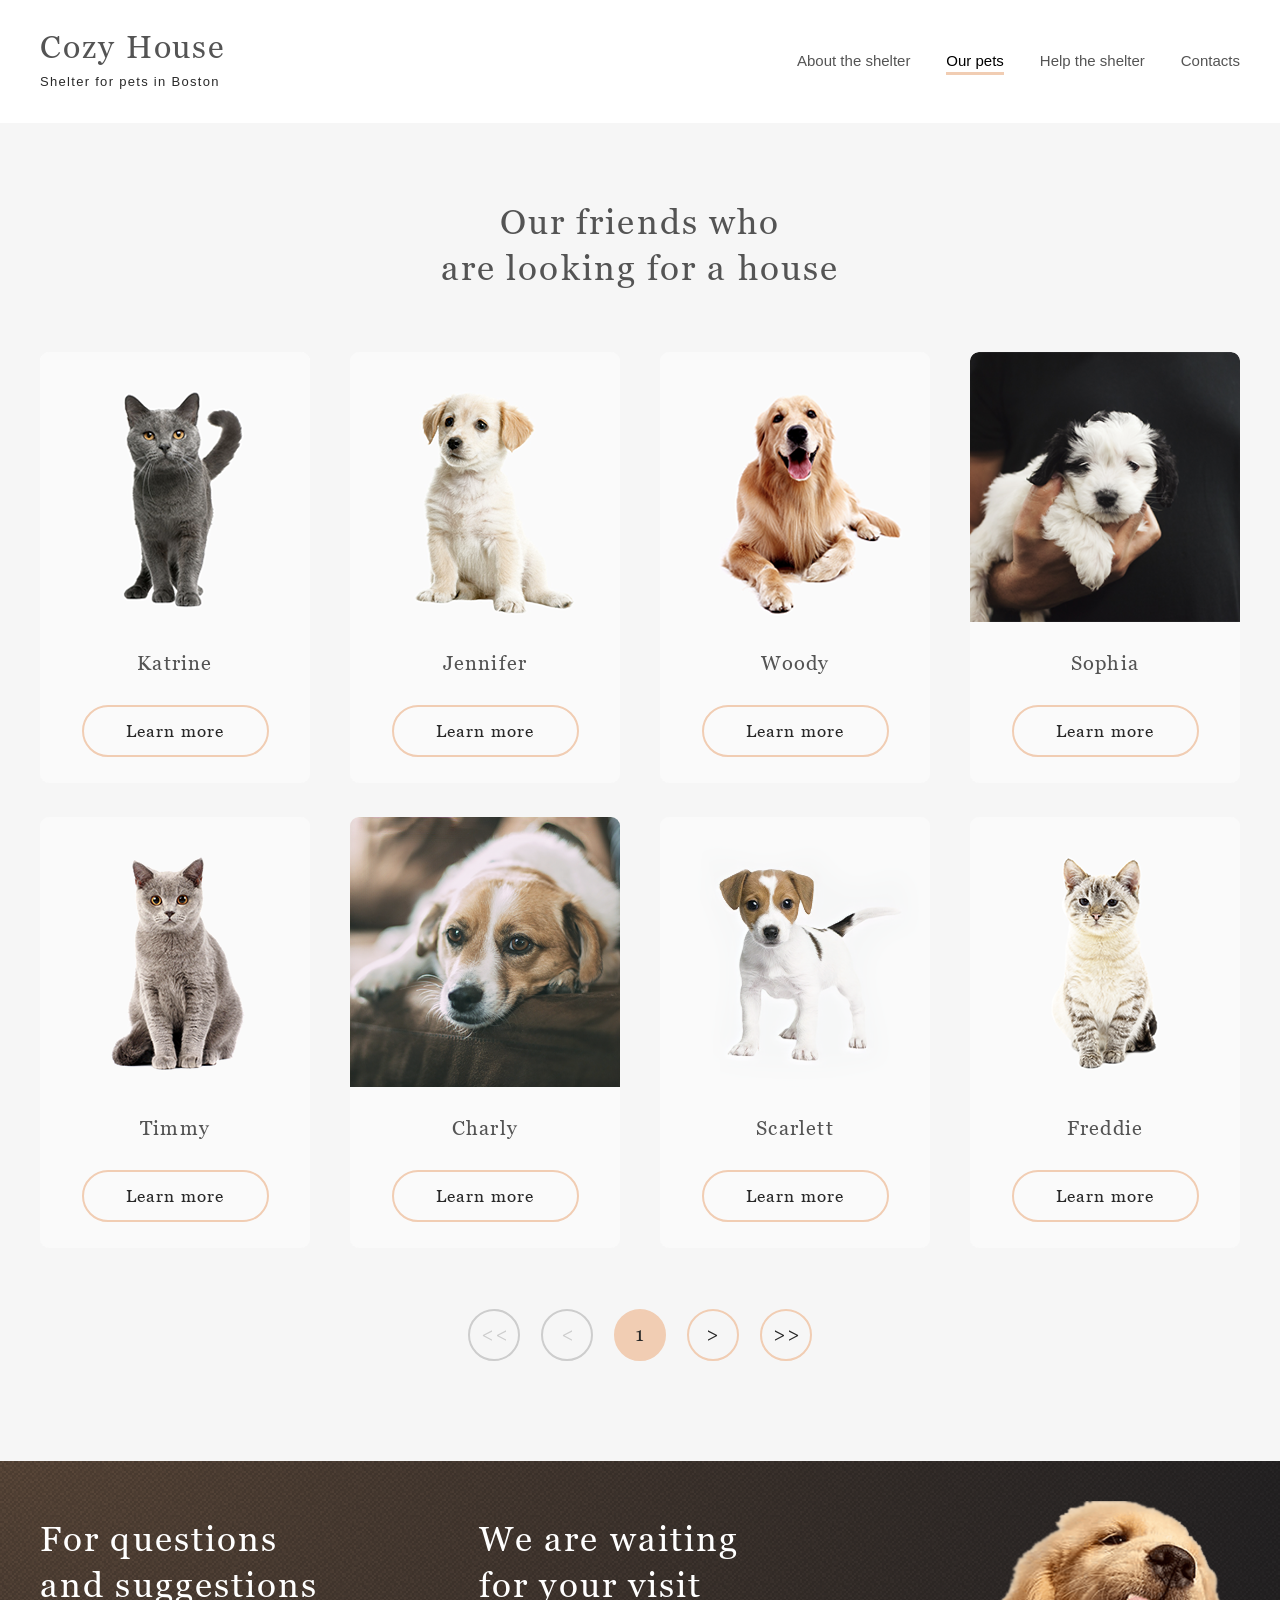
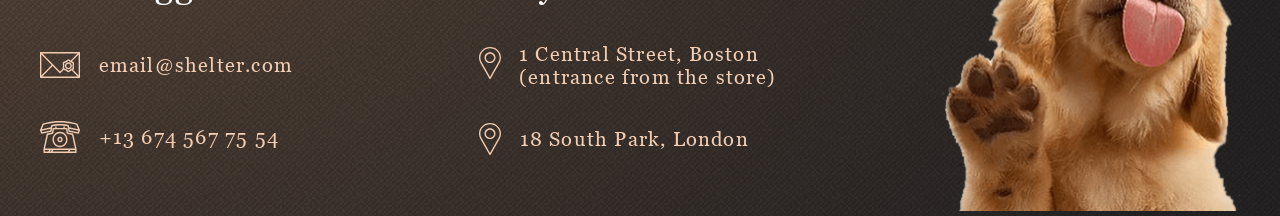
<file: shelter/pages/pets/pets.html>
<!DOCTYPE html>
<html lang="en">

<head>
  <meta charset="UTF-8">
  <meta http-equiv="X-UA-Compatible" content="IE=edge">
  <meta name="viewport" content="width=device-width, initial-scale=1.0">
  <link href="../../assets/icons/favicon.ico" rel="shortcut icon">
  <link rel="stylesheet" href="../main/style.css">
  <link rel="stylesheet" href="../main/fonts.css">
  <link rel="stylesheet" href="pets.css">
  <link rel="stylesheet" href="../main/media.css">
  <link rel="stylesheet" href="../main/menu-burger.css">
  <link rel="stylesheet" href="../main/media320.css">
  <link rel="stylesheet" href="pets_media.css">

  <title>Pets</title>

</head>

<body>
  <div class="container">
    <div class="burger-menu inactive">
      <ul class="burger-list">
        <li class="burger-item"><a class="burger-link" href="../main/index.html">About the shelter</a></li>
        <li class="burger-item"><a class="burger-link active-link" href="#">Our pets</a></li>
        <li class="burger-item"><a class="burger-link" href="../main/index.html#help">Help the shelter</a></li>
        <li class="burger-item"><a class="burger-link" href="#contact">Contacts</a></li>
        <!-- <li class="burger-item"><a class="burger-link"
            onclick="document.getElementById('modal').style.display='block'" href="#">Modal</a></li> -->
      </ul>
    </div>
    <header>
      <div class="page">
        <div class="logo">
          <span class="logo-title"><a href="../main/index.html">Cozy House</a></span>
          <p class="logo-subtitle">Shelter for pets in Boston</p>
        </div>
        <nav class="nav">
          <ul class="menu-list">
            <li class="menu-item">
              <a href="../main/index.html" class="menu-link">About the shelter</a>
              <!-- onclick="window.location.reload(); -->
            </li>
            <li class="menu-item"><a href="#" class="menu-link active">Our pets</a></li>
            <li class="menu-item"><a href="../main/index.html#help" class="menu-link">Help the shelter</a></li>
            <li class="menu-item"><a href="#contact" class="menu-link">Contacts</a></li>
          </ul>
        </nav>
        <div class="header-bar" onclick="menuToggle()">
          <div class="bar1"></div>
          <div class="bar2"></div>
          <div class="bar3"></div>
        </div>
      </div>
    </header>
    <main>
      <section class="pets" id="pets">
        <div class="page">
          <h1>Our friends who <br>are looking for a house</h1>
          <!-- <div class="carousel-wrapper" id="carousel-wrapper"> -->
          <div class="carousel2" id="carousel">
            <div class="item2" id="item-active">
              <template id="template">
                <div class="card">
                  <img class="pet-img" alt="pet">
                  <p><span class="pets-name"></span></p>
                  <button>Learn more</button>
                </div>
              </template>
            </div>
          </div>
          <!-- </div> -->
          <div class="navigation">
            <button class="nav-btn none-active"><img src="../../assets/icons/arrow-left-end.svg"
                alt="Arrow-left"></button>
            <!-- disabled -->
            <!-- <button disabled class="nav-btn"><img src="../../assets/icons/arrow-left-end.svg" alt="Arrow-left"></button> -->
            <button class="nav-btn none-active"><img src="../../assets/icons/arrow-left-one.svg" alt="Arrow-left-one">
            </button>
            <button class="nav-btn center"><img src="../../assets/icons/arrow-one.svg" alt="Arrow-one"></button>
            <button class="nav-btn active-btn"><img src="../../assets/icons/arrow-right-one.svg" alt="Arrow-right-one">
            </button>
            <button class="nav-btn active-btn"><img src="../../assets/icons/arrow-right-end.svg" alt="arrow-right-end">
            </button>
          </div>
        </div>
      </section>

    </main>
    <footer id="contact">
      <div class="page">
        <div class="question">
          <h2>For questions and suggestions</h2>
          <div class="mail">
            <img src="../../assets/icons/icon-email.svg" alt="email">
            <span>&nbsp;&nbsp;<a href="mailto:email@shelter.com" class="mail-address">email@shelter.com</a></span>
          </div>
          <div class="phone">
            <img src="../../assets/icons/icon-phone.svg" alt="phone">
            <span>&nbsp;&nbsp;<a href="tel:+136745677554" class="fone-number">+13 674 567 75 54</a></span>
          </div>
        </div>
        <div class="waiting">
          <h3>We are waiting for your visit</h3>
          <div class="pin1">
            <div>
              <img src="../../assets/icons/pin.svg" alt="pin">
            </div>
            <span><a
                href="https://www.google.com/maps/place/Бостон,+Массачусетс,+США/@42.3145186,-71.1103716,11z/data=!3m1!4b1!4m6!3m5!1s0x89e3652d0d3d311b:0x787cbf240162e8a0!8m2!3d42.3600825!4d-71.0588801!16zL20vMDFjeF8"
                class="address1" target="_blank">1 Central Street, Boston (entrance from the store)</a>
            </span>
          </div>
          <div class="pin2">
            <img src="../../assets/icons/pin.svg" alt="pin">
            <span>&nbsp;&nbsp;<a
                href="https://www.google.com/maps/place/Лондон,+Великобритания/@51.5287352,-0.38179,10z/data=!3m1!4b1!4m6!3m5!1s0x47d8a00baf21de75:0x52963a5addd52a99!8m2!3d51.5072178!4d-0.1275862!16zL20vMDRqcGw"
                class="address2" target="_blank">18 South Park, London </a>
            </span>
          </div>
        </div>
        <div class="dog-picture">
          <img src="../../assets/images/footer-puppy.png" alt="footer-puppy">
        </div>

      </div>
    </footer>
  </div>
  <script src="pets.js"></script>
  <script src="../main/index.js"></script>
</body>

</html>
</file>
<file: shelter/pages/main/style.css>
html {
  box-sizing: border-box;
  scroll-behavior: smooth;
}

*,
*::after,
*::before {
  box-sizing: inherit;
  margin: 0;
  padding: 0;
}

:root {
  --fonts-family: 'ArialMT', Arial, Helvetica, sans-serif;
  --fonts-family-else: 'Georgia', serif;
}

.logo-title a:hover,
.logo-title a:active {
  /* color: #FDDCC4; */
  color: #f76d0a;

}

a:hover,
a:active {
  /* color: #FDDCC4; */
  color: #f76d0a;
  cursor: pointer;
}

a,
button,
.credit-card,
.card {
  transition: all 500ms ease-in-out;
}

/* убрать скроллбар  */

/* ::-webkit-scrollbar {
  width: 12px;
  background: transparent;
  background: rgba(82, 66, 66, 0.221);
} */


body {
  margin: 0 auto;
  font-family: 'ArialMT', Arial, Helvetica, sans-serif;
  font-size: calc(20rem / 16);
}

.modal {
  display: none;
  position: absolute;
  z-index: 1;
  width: 100%;
  height: 100vh;
  background: transparent;

  display: none;
  position: fixed;
  z-index: 1;
  left: 0;
  top: 0;
  width: 100%;
  height: 100%;
  overflow: hidden;
  background-color: rgba(0, 0, 0, 0.8);
  /*Черный с непрозрачностью */
}

.container {
  display: flex;
  position: relative;
  /* max-width: 1280px; */
  /* box-sizing: content-box; */
  /* padding: 0 3.125%; */
  max-width: 100%;
  margin: 0 auto;
  flex-direction: column;
  overflow: hidden;
}

h2,
h3 {
  font-family: 'Georgia';
  font-style: normal;
  font-weight: 400;
  font-size: 2.1875rem;
  /* font-size: 35px; */
  line-height: 130%;
  letter-spacing: 0.06em;
  color: #545454;
}

.page {
  display: flex;
  max-width: 1200px;
  width: 100%;
  margin: 0 auto;
  /* width: calc(1200 / 1280 * 100%); */
}

header {
  display: flex;
  max-width: 100%;
  padding: 30px 0 0;
  justify-content: center;
}

header .page {
  justify-content: space-between;
  height: 60px;
  align-items: center;
  position: relative;
}

.logo {
  height: 100%;
}

/* logo_title */
.logo-title {
  display: flex;
  align-items: center;
  font-family: 'Georgia';
  font-style: normal;
  font-weight: 400;
  /* font-size: 32px; */
  font-size: 32px;
  line-height: 110%;
  letter-spacing: 0.06em;
  color: #F1CDB3;
}

.logo-title a {
  text-decoration: none;
  color: #F1CDB3;
  /* -webkit-text-stroke: 0.5px #000000; */
  /* text-shadow: 0px 4px 4px rgba(0, 0, 0, 0.25); */
}

.logo-subtitle {
  font-family: 'Arial';
  font-style: normal;
  font-weight: 400;
  font-size: 13px;
  line-height: 34px;
  letter-spacing: 0.1em;
  color: #FFFFFF;
}

/* h1 span {
  margin: 16px;
  padding: 1px;
  border-bottom: 2px solid #D71920;
} */
.burger-menu {
  display: none;
}

/* -------menu bar----------- */
.header-bar {
  display: none;
}

.nav {
  width: 36.9%;
  width: calc(443 / 1200 * 100%);

}

.menu-list {
  display: flex;
  justify-content: space-between;
}


.nav li {
  /* по горизонтали */
  display: inline-block;
}

.nav li a:hover {
  cursor: pointer;
  color: #FAFAFA;
}

.menu-link {
  text-decoration: none;
  padding: 0 0 3px;
  color: #CDCDCD;
  border: none;
  font-family: 'Arial';
  font-style: normal;
  font-weight: 400;
  font-size: 15px;
  line-height: 160%;
}

.menu-link.active {
  color: #FAFAFA;
  pointer-events: none;

  border: 3px solid;
  border-width: 0px 0px 3px;
  border-color: transparent transparent #F1CDB3 transparent;
}


/* ------------main--------------- */
main {
  max-width: 100%;
  width: 100%;
  margin: 0 auto;
}

/* ----------bigl--------------- */
.bigl {
  max-height: 908px;
  /* height: 908px; */
  width: 100%;
  margin: -90px auto 0;
  padding: 90px 0 0 0;
  background: url('../../assets/images/noise_transparent@2x.png'), radial-gradient(100% 215.42% at 0% 0%, #5B483A 0%, #262425 100%), #211F20;
}

.bigl .page {
  min-height: 100%;
  display: grid;
  grid-template-columns: 38.33% 58.16%;
  gap: 42px;
  align-items: center;
}

.bigl-text {
  display: grid;
  gap: 42px;
}

.bigl-text h1:first-child {
  /* padding: 0 150px 0 0; */
  padding: 0;
  font-family: 'Georgia';
  font-style: normal;
  font-weight: 400;
  /* font-size: 44px; */
  font-size: 2.75rem;
  line-height: 130%;
  color: #FFFFFF;
}


.bigl-text p:nth-child(2) {
  font-family: 'Arial';
  font-style: normal;
  font-weight: 400;
  /* font-size: 15px; */
  font-size: 0.9375rem;
  line-height: 160%;
  color: #CDCDCD;
}

.bigl-btn {
  width: 207px;
  height: 52px;
  background: #F1CDB3;
  border-radius: 100px;
  border: none;

  font-family: 'Georgia';
  font-style: normal;
  font-weight: 400;
  /* font-size: 17px; */
  font-size: 1.0625rem;
  line-height: 130%;
  letter-spacing: 0.06em;
  color: #292929;
}

/* .bigl-btn:hover { */
button:hover {
  background: #FDDCC4;
  cursor: pointer;
}

.bigl-picture img {
  margin: 90px 0 0 0;
  max-width: 698px;
  max-height: 728px;
  width: 100%;
  height: auto;
}

/* -------about---------- */

section.about.page {
  padding: 80px 175px 97px;
  display: grid;
  grid-template-columns: 49.5% 50.5%;
  justify-content: flex-start;
}


.about-picture img {
  max-width: 300px;
  max-height: 408px;
  width: 100%;
  height: auto;
}

.about-text {
  display: grid;
  gap: 5px;
}

.about-text h2,
.about-text h3 {
  padding: 14px 60px 0 0;
}

.about-text p:nth-child(2),
.about-text p:nth-child(3) {
  font-family: 'Arial';
  font-style: normal;
  font-weight: 400;
  /* font-size: 15px; */
  font-size: 0.9375rem;
  line-height: 160%;
  color: #4C4C4C;
}

/* ----------pets----------- */
section.pets {
  /* height: 877px; */
  background: #F6F6F6;
}

section.pets .page {
  padding: 77px 0 100px;
  align-items: center;
  flex-direction: column;
  height: 100%;
  gap: 61px;
}

section.pets .page h3 {
  text-align: center;
}

.carousel-wrapper {
  width: 3600px;
}

.carousel {
  display: flex;
  align-items: center;
  justify-content: space-between;
  margin: 0 auto;
  position: relative;
  width: 100%;
  max-width: 1200px;
}

.button-left,
.button-right {
  display: flex;
  justify-content: center;
  align-items: center;
  position: absolute;
  width: 52px;
  height: 52px;
  top: 50%;
  transform: translateY(-50%);
  border: 2px solid #F1CDB3;
  border-radius: 100px;
  background: #F6F6F6;
}

.button-right {
  right: 0;
}

.button-left:hover,
.button-right:hover {
  background: #FDDCC4;
  border: 2px solid #FDDCC4;
  cursor: pointer;
}

.item {
  margin: 0 auto;
  display: flex;
  width: 82.5%;
  justify-content: space-between;
}

.card {
  display: grid;
  gap: 30px;
  border-radius: 9px;
  background: #FAFAFA;
  cursor: pointer;
  justify-content: center;
}

.card:hover {
  box-shadow: 0px 4px 4px rgba(0, 0, 0, 0.25);
  background: #FFFFFF;
}

.card:hover button {
  background: #FDDCC4;
  border: none;
  transition: all 500ms ease-in-out;
}

.card img {
  max-width: 270px;
  max-height: 270px;
  width: 100%;
  height: auto;
  border-radius: 9px 9px 0px 0px;
}

.card p {
  text-align: center;
  font-family: 'Georgia';
  font-style: normal;
  font-weight: 400;
  /* font-size: 20px; */
  font-size: 1.25rem;
  /* line-height: 23px; */
  line-height: 1.4375rem;
  letter-spacing: 0.06em;
  color: #545454;
}

.card button {
  margin: 0 auto 26px;
  width: 187px;
  height: 52px;
  border: 2px solid #F1CDB3;
  border-radius: 100px;
  font-family: 'Georgia';
  font-style: normal;
  font-weight: 400;
  font-size: 17px;
  font-size: 1.0625rem;
  line-height: 130%;
  letter-spacing: 0.06em;
  color: #292929;
  background: #FAFAFA;
}

.card button:hover {
  border: none;
}

.pets .page>button {
  width: 261px;
  height: 52px;
  background: #F1CDB3;
  border-radius: 100px;
  border: none;
  font-family: 'Georgia';
  font-style: normal;
  font-weight: 400;
  /* font-size: 17px; */
  font-size: 1.0625rem;
  line-height: 130%;
  letter-spacing: 0.06em;
  color: #292929;
}

.pets .page>button:hover {
  background: #FDDCC4;
  cursor: pointer;
  border: none;
}

/* ------help---------- */
section.help {
  /* height: 611px; */
  background: #FFFFFF;
}

section.help .page {
  /* padding: 80px 0 100px; */
  padding: 84px 0 100px;
  align-items: center;
  flex-direction: column;
  height: 100%;
  gap: 3.5rem;
  /* 56px; */
}

section.help .page h3 {
  text-align: center;
}

.gifts {
  display: flex;
  flex: 1 1 100%;
  justify-content: center;
  max-width: 1028px;
  width: 100%;
  flex-wrap: wrap;
  column-gap: 7.25rem;
  /* 116px */
  row-gap: 3.4375rem;
  /* 55px; */
}

.some {
  text-align: center;
}

.some img {
  /* flex-grow: 1; */
  height: auto;
}

.some h4 {
  padding: 24px 0 0 0;
  text-align: center;
  font-family: 'Georgia';
  font-style: normal;
  font-weight: 400;
  /* font-size: 20px; */
  font-size: 1.25rem;
  line-height: 115%;
  letter-spacing: 0.06em;
  color: #545454;
}

/* ---------donation----------- */
section.donation {
  background: #F6F6F6;
}

section.donation .page {
  padding: 83px 0 100px;
  display: grid;
  grid-template-columns: 55.19% 41.53%;
  column-gap: 30px;
  max-width: 915px;
  width: 100%;
}

.donation-picture {
  padding: 10px 0 0 0;
}

.donation-picture img {
  max-width: 505px;
  max-height: 261px;
  width: 100%;
  height: auto;
}

.donation-text {
  display: grid;
  row-gap: 20px;
}

.donation-text h3:first-child {
  text-align: left;
  font-family: 'Georgia';
  font-style: normal;
  font-weight: 400;
  /* font-size: 35px; */
  font-size: 2.1875rem;
  line-height: 130%;
  letter-spacing: 0.06em;
}

.credit-card {
  display: flex;
  align-items: center;
  justify-content: space-around;
  width: 349px;
  height: 43px;
  background: #F1CDB3;
  border-radius: 9px;
  border: none;
}

.credit-card:hover {
  background: #FDDCC4;
  cursor: pointer;
}


/* .credit-card img:first-child+img {
  padding-top: 8px;
} */

a:has(.credit-card span) {
  text-decoration: none;
}

.credit-card span {
  color: #545454;

  font-family: 'Georgia';
  font-style: normal;
  font-weight: 400;
  /* font-size: 20px; */
  font-size: 1.25rem;
  line-height: 115%;
  letter-spacing: 0.06em;
  text-shadow: 0px 4px 4px rgba(0, 0, 0, 0.25);
}

.donation-text p:nth-child(2) {
  text-align: left;
  font-family: 'Georgia';
  font-style: normal;
  font-weight: 400;
  /* font-size: 15px; */
  font-size: 0.9375rem;
  line-height: 110%;
  letter-spacing: 0.06em;
  color: #545454;
}

.donation-text p:nth-child(4) {
  font-family: 'Arial';
  font-style: italic;
  font-weight: 400;
  font-size: 12px;
  line-height: 18px;
  color: #B2B2B2;
}

/* ---------footer-------- */
footer {
  display: flex;
  flex: 1 1 100%;
  max-width: 100%;
  /* min-height: 350px; */
  width: 100%;
  /* width: 100%; */
  /* ------row------ */
  justify-content: center;
  background: url('../../assets/images/noise_transparent@2x.png'), radial-gradient(100% 215.42% at 0% 0%, #5B483A 0%, #262425 100%), #211F20;

  font-family: 'Georgia';
  font-style: normal;
  font-weight: 400;
  font-size: 20px;
  font-size: 1.25rem;
  line-height: 115%;
  letter-spacing: 0.06em;
  color: #F1CDB3;
}

footer .page {
  display: grid;
  column-gap: 10rem;
  grid-template-columns: 23.25% 25.16% 25%;
}

.question,
.waiting {
  padding: 56px 0 60px;
}

.dog-picture {
  padding: 40px 0 0 0;
}

.question {
  display: grid;
  row-gap: 38px;
}

.question h2,
.question h3,
.waiting h3 {
  color: #FFFFFF;
}

.mail img,
.mail span,
.phone img,
.phone span,
.pin2 img,
.pin2 span {
  vertical-align: middle;
  text-align: left;
}

.fone-number,
.mail-address,
.address1,
.address2 {
  text-decoration: none;
  color: #F1CDB3;
}

/* ---------second column------ */
.waiting {
  display: grid;
  row-gap: 33px;
}

.dog-picture img {
  max-width: 300px;
  max-height: 310px;
  width: 100%;
  height: auto;
}

.pin1 {
  display: flex;
  align-items: center;
  column-gap: 18px;
}

.address1,
.address2 {
  font-family: 'Georgia';
  font-style: normal;
  font-weight: 400;
  /* font-size: 20px; */
  font-size: 1.25rem;
  line-height: 115%;
  letter-spacing: 0.06em;
}
</file>
<file: shelter/pages/main/fonts.css>
@font-face {
  font-family: 'Georgia';
  src: url('../../assets/fonts/Georgia-Italic.eot');
  src: url('../../assets/fonts/Georgia-Italic.eot?#iefix') format('embedded-opentype'),
    url('../../assets/fonts/Georgia-Italic.woff2') format('woff2'),
    url('../../assets/fonts/Georgia-Italic.woff') format('woff'),
    url('../../assets/fonts/Georgia-Italic.ttf') format('truetype');
  font-weight: normal;
  font-style: italic;
  font-display: swap;
}

@font-face {
  font-family: 'Georgia';
  src: url('../../assets/fonts/Georgia.eot');
  src: url('../../assets/fonts/Georgia.eot?#iefix') format('embedded-opentype'),
    url('../../assets/fonts/Georgia.woff2') format('woff2'),
    url('../../assets/fonts/Georgia.woff') format('woff'),
    url('../../assets/fonts/Georgia.ttf') format('truetype');
  font-weight: normal;
  font-style: normal;
  font-display: swap;
}

@font-face {
  font-family: '../../assets/fonts/Georgia';
  src: url('../../assets/fonts/Georgia-Bold.eot');
  src: url('../../assets/fonts/Georgia-Bold.eot?#iefix') format('embedded-opentype'),
    url('../../assets/fonts/Georgia-Bold.woff2') format('woff2'),
    url('../../assets/fonts/Georgia-Bold.woff') format('woff'),
    url('../../assets/fonts/Georgia-Bold.ttf') format('truetype');
  font-weight: bold;
  font-style: normal;
  font-display: swap;
}

@font-face {
  font-family: '../../assets/fonts/Georgia';
  src: url('../../assets/fonts/Georgia-BoldItalic.eot');
  src: url('../../assets/fonts/Georgia-BoldItalic.eot?#iefix') format('embedded-opentype'),
    url('../../assets/fonts/Georgia-BoldItalic.woff2') format('woff2'),
    url('../../assets/fonts/Georgia-BoldItalic.woff') format('woff'),
    url('../../assets/fonts/Georgia-BoldItalic.ttf') format('truetype');
  font-weight: bold;
  font-style: italic;
  font-display: swap;
}

@font-face {
  font-family: '../../assets/fonts/Arial';
  src: url('../../assets/fonts/ArialMT.eot');
  src: url('../../assets/fonts/ArialMT.eot?#iefix') format('embedded-opentype'),
    url('../../assets/fonts/ArialMT.woff2') format('woff2'),
    url('../../assets/fonts/ArialMT.woff') format('woff'),
    url('../../assets/fonts/ArialMT.ttf') format('truetype');
  font-weight: normal;
  font-style: normal;
  font-display: swap;
}

@font-face {
  font-family: '../../assets/fonts/Arial';
  src: url('../../assets/fonts/Arial-ItalicMT.eot');
  src: url('../../assets/fonts/Arial-ItalicMT.eot?#iefix') format('embedded-opentype'),
    url('../../assets/fonts/Arial-ItalicMT.woff2') format('woff2'),
    url('../../assets/fonts/Arial-ItalicMT.woff') format('woff'),
    url('../../assets/fonts/Arial-ItalicMT.ttf') format('truetype');
  font-weight: normal;
  font-style: italic;
  font-display: swap;
}

@font-face {
  font-family: '../../assets/fonts/Arial';
  src: url('../../assets/fonts/Arial-BoldItalicMT.eot');
  src: url('../../assets/fonts/Arial-BoldItalicMT.eot?#iefix') format('embedded-opentype'),
    url('../../assets/fonts/Arial-BoldItalicMT.woff2') format('woff2'),
    url('../../assets/fonts/Arial-BoldItalicMT.woff') format('woff'),
    url('../../assets/fonts/Arial-BoldItalicMT.ttf') format('truetype');
  font-weight: bold;
  font-style: italic;
  font-display: swap;
}
</file>
<file: shelter/pages/main/media.css>
@media screen and (max-width: 1280px) {
   html {
     font-size: 16px;
   }

   .container {
     max-width: 100%;
   }

   .page {
     width: calc(1200 / 1280 * 100%);
   }
 }


 @media screen and (max-width: 1210px) {
   .page {
     width: calc(1800 / 1210 * 100%);
   }

   .button-left,
   .button-right {
     position: absolute;
   }

   .button-left {
     left: 22%;
   }

   .button-right {
     right: 22%;
   }

   .item {
     margin: 0 auto;
     display: flex;
     justify-content: center;
     gap: 10px;
   }

   .item .card:nth-child(3) {
     display: none;
   }
 }


 @media screen and (max-width: 1150px) {
   .page {
     width: calc(1090 / 1150 * 100%);
   }

   footer .page {
     column-gap: 8rem;
   }
 }


 @media screen and (max-width: 1080px) {
   .page {
     width: calc(1000 / 1080 * 100%);
   }

   .button-left {
     left: 0%;
   }

   .button-right {
     right: 0%;
   }
 }

 /*  -------- 768 ------------   */

 @media screen and (max-width: 1070px) {
   html {
     font-size: 16px;
   }

   .container {
     max-width: 768px;
     max-width: 100%;
   }

   header {
     padding: 28px 0 0;
   }

   .logo-title {
     /* font-size: 32px; */
     line-height: 124%;
   }

   .logo-subtitle {
     /* font-size: 13px; */
     line-height: 30px;
   }

   .page {
     width: calc(708 / 768 * 100%);
   }

   .nav {
     width: calc(443 / 708 * 100%);
   }

   /* ---------bigl----------- */
   .bigl {
     max-height: 1165px;
     /* height: 908px; */
     width: 100%;
     margin: -90px auto 0;
     padding: 90px 0 0 0;
   }


   .bigl .page {
     grid-template-columns: 100%;
     grid-template-rows: 27.9% 48.68%;
     gap: 100px;
     justify-items: right;
   }

   .bigl-text {
     padding: 106px 0 0 0;
     justify-items: center;
   }

   .bigl-text h1:first-child {
     padding: 0 150px 0 0;
   }

   .bigl-text p:nth-child(2) {
     width: 65%;
   }

   .bigl-picture img {
     max-width: 569px;
     max-height: 593px;

     width: 100%;
     height: auto;
   }

   /* ---------about---------- */
   section.about.page {
     padding: 67px 0 138px;
     width: 56%;
     max-height: 1048px;
     display: grid;
     row-gap: 4.3rem;
     grid-template-columns: 100%;
     grid-template-rows: 48.22% 51.77%;
     justify-items: center;
   }

   .about-picture {
     order: 2;
   }

   .about-picture img {
     max-width: 300px;
     max-height: 408px;
     width: 100%;
     height: auto;
   }

   .about-text {
     /* display: grid; */
     gap: 10px;
     order: 1;
   }

   .about-text h2,
   .about-text h3 {
     padding: 14px 60px 0 0;
   }

   /* ----------pets----------- */
   section.pets .page {
     padding: 80px 0 100px;
   }

   .carousel {
     width: 100%;
     max-width: 708px;
   }

   .button-left,
   .button-right {
     top: 51%;
   }

   .item .card:nth-child(3) {
     display: none;
   }

   /* ---было изменено для --max-width: 1210px --- */
   .item {
     margin: 0 auto;
     display: flex;
     justify-content: space-between;
     /* justify-content: center; */
     /* gap: 10px; */
     gap: 0;
   }

   /* ------help---------- */
   section.help .page {
     padding: 84px 0 100px;
     align-items: center;
     flex-direction: column;
     height: 100%;
     gap: 59px;
   }

   .gifts {
     display: flex;
     flex: 1 1 100%;
     justify-content: center;
     width: 100%;
     flex-wrap: wrap;

     max-width: 708px;
     column-gap: 3.75rem;
     /* 60px; */
     row-gap: 3.5rem;
     /* 56px; */
   }

   .some {
     text-align: center;
     width: 24%;
     /* width: calc(170 / 708 * 100%); */
   }

   /* ---------donation----------- */
   section.donation .page {
     padding: 83px 0 100px;
     /* display: grid; */
     grid-template-columns: 100%;
     grid-template-rows: 36.01% 33.33%;
     justify-items: center;
     row-gap: 7.75rem;
     /* 124px; */
     max-width: 708px;
     max-height: 783px;
   }

   .donation-picture {
     padding: 0;
     order: 2;
   }

   .donation-text {
     /* display: grid; */
     order: 1;
     row-gap: 19px;
     justify-items: left;
     width: 54%;
   }

   .credit-card {
     /* display: flex; */
     /* align-items: center; */
     justify-content: space-between;
     /* width: 350px; */
     /* height: 43px; */
     padding: 0 17px 0 5px;
   }

   /* ---------footer-------- */
   footer {
     max-height: 639px;
   }

   footer .page {
     display: grid;
     column-gap: 3.5rem;
     /* 56px; */
     row-gap: 4.5rem;
     /* 72px; */
     grid-template-columns: 40% 43%;
     grid-template-rows: 40% 51%;
     justify-content: center;
   }

   .dog-picture {
     padding: 0;
     grid-column: 1 / span 2;
     display: flex;
     justify-content: center;
   }

   .question,
   .waiting {
     padding: 32px 0 0;
   }
 }
</file>
<file: shelter/pages/main/menu-burger.css>
@media screen and (max-width: 768px) {
  /* --------------Window Burger------------ */
  div.burger-menu {
    display: flex;
    flex-direction: column;
    align-items: center;
    padding: 248px 0 0 0;

    position: absolute;
    z-index: 2;
    width: 320px;
    /* height: 823px; */
    height: 100vh;
    background: #292929;
    cursor: pointer;
  }

  .active {
    right: 0;
    transition: all 0.5s ease-out;
  }

  .inactive {
    right: -1000px;
    transition: all 1s ease-in;
  }

  .nav {
    display: none;
  }

  .burger-list {
    display: flex;
    flex-direction: column;
    align-items: center;
    justify-content: center;
    list-style: none;
    width: 90%;
    row-gap: 41px;
  }

  .burger-item {
    text-align: center;
  }

  .burger-link {
    font-family: "Arial";
    font-style: normal;
    font-weight: 400;
    font-size: 32px;
    line-height: 160%;
    color: #fafafa;
    text-decoration: none;
  }

  .burger-link.active-link {
    color: #fafafa;
    pointer-events: none;
    padding-bottom: 9px;
    border: 3px solid;
    border-width: 0px 0px 3px;
    border-color: transparent transparent #f1cdb3 transparent;
  }

  /* -------bar------- */
  .header-bar {
    display: inline-block;
    position: relative;
    z-index: 3;
    cursor: pointer;
  }

  .bar1,
  .bar2,
  .bar3 {
    width: 30px;
    margin: 8px 0 5px;
    border: 2px solid;
    border-width: 0 0 2px;
    border-color: transparent transparent #f1cdb3 transparent;
    transition: all 0.5s;
  }

  .header-bar.change {
    display: flex;
  }

  .header-bar.change .bar1,
  .header-bar.change .bar2,
  .header-bar.change .bar3 {
    width: 2px;
    height: 30px;
    margin: 5px 8px 0 0;
    border-width: 0 2px 0 0;
    border-color: transparent #f1cdb3 transparent transparent;
  }
}
</file>
<file: shelter/pages/main/media320.css>
@media screen and (max-width: 719px) {
  html {
    font-size: 16px;
  }

  html {
    font-size: 12px;
  }

  .page {
    width: calc(600 / 719 * 100%);
  }

  .nav {
    display: none;
  }

  .bigl-text h1:first-child {
    padding: 0;
  }

  .carousel {
    margin: 0 auto;
    position: relative;
    width: 100%;
    max-width: 612px;
  }

  .item {
    margin: 0 auto;
    display: flex;
    justify-content: center;
  }

  .item .card:nth-child(2),
  .item .card:nth-child(3) {
    display: none;
  }

  .button-left,
  .button-right {
    position: absolute;
  }

  .button-left {
    left: 19%;
  }

  .button-right {
    right: 19%;
  }
}

/* --- 480 -- */
@media screen and (max-width: 640px) {
  html {
    font-size: 14px;
  }

  /* ---------about---------- */
  section.about.page {
    padding: 44px 0 49px;
    width: 86%;
    row-gap: 42px;
    grid-template-rows: 55% 40%;
  }

  .about-picture {
    order: 2;
  }

  .about-picture img {
    max-width: 260px;
    max-height: 353.6px;
  }

  .about-text {
    gap: 23px;
  }

  .about-text h2,
  .about-text h3 {
    padding: 0;
    text-align: center;
  }


  .about-text p:nth-child(2),
  .about-text p:nth-child(3) {
    font-size: 15px;
    line-height: 160%;
    text-align: justify;
  }

  /* ----------pets----------- */
  section.pets .page {
    padding: 78px 0 42px;
    gap: 47px;
  }

  .carousel {
    margin: 0 auto;
    position: relative;
    width: 100%;
    max-width: 320px;
  }

  .item .card:nth-child(2),
  .item .card:nth-child(3) {
    display: none;
  }

  .item {
    margin: 0 auto;
    display: flex;
    /* width: 82.5%; */
    justify-content: center;
  }

  .card p {
    font-size: 20px;
    line-height: 23px;
  }

  .card button {
    font-size: 17px;
    line-height: 130%;
  }

  .pets .page>button {
    margin: 72px 0 0 0;
    font-size: 17px;
    line-height: 130%;
    letter-spacing: 0.06em;
  }

  .button-left,
  .button-right {
    position: absolute;
    top: 112%;
  }

  .button-left {
    left: 21%;
  }

  .button-right {
    right: 21%;
  }

  /* ---------donation----------- */
  section.donation .page {
    padding: 42px 0 42px;
    grid-template-columns: 100%;
    grid-template-rows: 67% 49%;
    justify-content: center;
    justify-items: center;
    row-gap: 20px;
    max-width: 300px;
  }

  section.donation .page {
    padding: 42px 0 66px;
    grid-template-columns: 100%;
    grid-template-rows: 67% 36%;
    justify-content: center;
    justify-items: center;
    row-gap: 33px;
    max-width: 300px;
  }

  .donation-picture {
    padding: 0;
    order: 2;
  }

  .donation-picture img {
    max-width: 260px;
    max-height: 135.2px;
    width: 100%;
    height: auto;
  }

  .donation-text {
    order: 1;
    row-gap: 16px;
    justify-items: center;
    justify-content: center;
    width: 94%;
  }

  .donation-text h3:first-child {
    text-align: center;
    font-size: 25px;
    line-height: 130%;
    letter-spacing: 0.06em;
  }

  .credit-card {
    padding: 0 17px 0 14px;
    width: 100%;
  }

  .credit-card span {
    font-size: 15px;
    line-height: 110%;
  }

  .donation-text p:nth-child(4) {
    font-size: 12px;
    line-height: 18px;
    text-align: justify;
  }

  a:has(.credit-card span) {
    width: 100%;
  }

  /* ---------footer-------- */
  footer {
    max-height: 809px;
  }

  footer .page {
    padding: 30px 0 0;
    display: grid;
    row-gap: 26px;
    grid-template-columns: 100%;
    grid-template-rows: 28.53% 30.45% 36.89%;
    height: 809px;
    /* justify-content: center; */
    /* justify-items: center; */
  }

  .question,
  .waiting,
  .dog-picture {
    padding: 0;

    font-size: 20px;
    line-height: 115%;
    letter-spacing: 0.06em;
  }

  .question {
    display: grid;
    row-gap: 28px;
    justify-items: center;
  }

  .waiting {
    display: grid;
    row-gap: 33px;
    row-gap: 24px;
  }

  .waiting h3 {
    padding: 0 0 0 5px;
    width: 98%;
  }

  .pin1 {
    /* display: flex; */
    align-items: flex-start;
    column-gap: 19px;
  }

  div.pin1>div>img {
    padding: 5px 0 0;
  }

  .dog-picture {
    padding: 0;
    grid-column: 1 / span 1;
    display: flex;
    justify-content: center;
  }

  .question h2,
  .question h3,
  .waiting h3 {
    text-align: center;
    font-size: 25px;
    line-height: 130%;
  }

  .address1,
  .address2 {
    font-size: 20px;
    line-height: 115%;
    letter-spacing: 0.06em;
  }

  .dog-picture img {
    max-width: 260px;
    max-height: 269px;
    width: 100%;
    height: auto;
  }

}

/*   ---320----   */
@media screen and (max-width: 330px) {
  html {
    font-size: 14px;
  }

  .container {
    /* max-width: 320px; */
    max-width: 100%;
  }

  h2,
  h3 {
    font-size: 25px;
    line-height: 130%;
    letter-spacing: 0.06em;
  }

  header {
    padding: 28px 11px 0;
  }

  .logo-subtitle {
    /* font-size: 13px; */
    line-height: 30px;
    padding: 0 0 0 4px;
  }

  .page {
    width: calc(300 / 320 * 100%);
  }

  /* ---------------------------------------------- */
  .nav {
    display: none;
  }

  /* ---------bigl----------- */
  .bigl {
    max-height: 823px;
    width: 100%;
    margin: -90px auto 0;
    padding: 90px 0 0 0;
    /* border: 1px solid red; */
  }

  .bigl .page {
    grid-template-columns: 100%;
    grid-template-rows: 44% 21%;
    gap: 10.5rem;
    gap: 105px;
    justify-content: center;
  }

  .bigl-text {
    padding: 59px 0 0;
    display: grid;
    justify-items: center;
    gap: 42px;
  }

  .bigl-text h1:first-child {
    font-size: 25px;
    line-height: 130%;
    text-align: center;
    letter-spacing: 0.06em;
  }

  .bigl-text p:nth-child(2) {
    font-size: 15px;
    line-height: 160%;
    width: 98%;
    text-align: center;
  }

  .bigl-picture img {
    max-width: 260px;
    max-height: 271.71px;
  }

  .bigl-btn {
    font-size: 17px;
    line-height: 130%;
    letter-spacing: 0.06em;
  }



  /* ---------about---------- */
  section.about.page {
    padding: 44px 0 0;
    width: 86%;
    /* max-height: 974px; */
    /* display: grid; */
    row-gap: 42px;
    /* grid-template-columns: 100%; */
    grid-template-rows: 55% 40%;
    /* justify-items: center; */
  }

  .about-picture {
    order: 2;
  }

  .about-picture img {
    max-width: 260px;
    max-height: 353.6px;
    /* width: 100%; */
    /* height: auto; */
  }

  .about-text {
    /* display: grid; */
    gap: 23px;
    /* order: 1; */
  }

  .about-text h2,
  .about-text h3 {
    padding: 0;
    text-align: center;
  }


  .about-text p:nth-child(2),
  .about-text p:nth-child(3) {
    font-size: 15px;
    line-height: 160%;
    text-align: justify;
  }

  /* ----------pets----------- */
  section.pets .page {
    padding: 78px 0 42px;
    gap: 47px;
  }

  .carousel {
    margin: 0 auto;
    position: relative;
    width: 100%;
    max-width: 320px;
  }

  .item .card:nth-child(2),
  .item .card:nth-child(3) {
    display: none;
  }

  .item {
    margin: 0 auto;
    display: flex;
    /* width: 82.5%; */
    justify-content: center;
  }

  .card p {
    font-size: 20px;
    line-height: 23px;
  }

  .card button {
    font-size: 17px;
    line-height: 130%;
  }

  .pets .page>button {
    margin: 72px 0 0 0;
    font-size: 17px;
    line-height: 130%;
    letter-spacing: 0.06em;
  }

  .button-left,
  .button-right {
    position: absolute;
    top: 112%;
  }

  .button-left {
    left: 21%;
  }

  .button-right {
    right: 21%;
  }

  /* ------help---------- */
  section.help .page {
    padding: 42px 0 42px;
    /* align-items: center; */
    /* flex-direction: column; */
    /* height: 100%; */
    gap: 36px
  }

  .gifts {
    /* display: flex; */
    /* flex: 1 1 100%; */
    justify-content: left;
    width: 100%;
    /* flex-wrap: wrap; */

    max-width: 290px;
    /* max-height: 555px; */
    column-gap: 30px;
    row-gap: 25px;
  }

  .some {
    /* width: 44.82%; */
    width: calc(130 / 290 * 100%);
  }

  .some h4 {
    padding: 11px 0 0 0;

    font-size: 15px;
    line-height: 110%;
  }

  .some img {
    scale: 0.83;
  }


  /* ---------donation----------- */
  section.donation .page {
    padding: 42px 0 42px;
    /* display: grid; */
    grid-template-columns: 100%;
    grid-template-rows: 67% 49%;
    justify-content: center;
    justify-items: center;
    row-gap: 20px;
    max-width: 300px;
    /* max-height: 542px; */
  }

  section.donation .page {
    padding: 42px 0 66px;
    /* display: grid; */
    grid-template-columns: 100%;
    grid-template-rows: 67% 36%;
    justify-content: center;
    justify-items: center;
    row-gap: 33px;
    max-width: 300px;
  }

  .donation-picture {
    padding: 0;
    order: 2;
  }

  .donation-picture img {
    max-width: 260px;
    max-height: 135.2px;
    width: 100%;
    height: auto;
  }

  .donation-text {
    /* display: grid; */
    order: 1;
    row-gap: 16px;
    justify-items: center;
    justify-content: center;
    width: 94%;
  }

  .donation-text h3:first-child {
    text-align: center;
    font-size: 25px;
    line-height: 130%;
    letter-spacing: 0.06em;
  }

  .credit-card {
    padding: 0 17px 0 14px;
    width: 100%;
  }

  .credit-card span {
    font-size: 15px;
    line-height: 110%;
  }

  .donation-text p:nth-child(4) {
    font-size: 12px;
    line-height: 18px;
    text-align: justify;
  }

  a:has(.credit-card span) {
    width: 100%;
  }

  /* ---------footer-------- */
  footer {
    max-height: 809px;
  }

  footer .page {
    padding: 30px 0 0;
    display: grid;
    row-gap: 26px;
    grid-template-columns: 100%;
    grid-template-rows: 28.53% 30.45% 36.89%;
    height: 809px;
    /* justify-content: center; */
    /* justify-items: center; */
  }

  .question,
  .waiting,
  .dog-picture {
    padding: 0;

    font-size: 20px;
    line-height: 115%;
    letter-spacing: 0.06em;
  }

  .question {
    display: grid;
    row-gap: 28px;
    justify-items: center;
  }

  .waiting {
    display: grid;
    row-gap: 33px;
    row-gap: 24px;
  }

  .waiting h3 {
    padding: 0 0 0 5px;
    width: 98%;
  }

  .pin1 {
    /* display: flex; */
    align-items: flex-start;
    column-gap: 19px;
  }

  div.pin1>div>img {
    padding: 5px 0 0;
  }

  .dog-picture {
    padding: 0;
    grid-column: 1 / span 1;
    display: flex;
    justify-content: center;
  }

  .question h2,
  .question h3,
  .waiting h3 {
    text-align: center;
    font-size: 25px;
    line-height: 130%;
  }

  .address1,
  .address2 {
    font-size: 20px;
    line-height: 115%;
    letter-spacing: 0.06em;
  }

  .dog-picture img {
    max-width: 260px;
    max-height: 269px;
    width: 100%;
    height: auto;
  }

}
</file>
<file: shelter/assets/fonts/stylesheet.css>
@font-face {
    font-family: 'Georgia';
    src: url('Georgia-Italic.eot');
    src: url('Georgia-Italic.eot?#iefix') format('embedded-opentype'),
        url('Georgia-Italic.woff2') format('woff2'),
        url('Georgia-Italic.woff') format('woff'),
        url('Georgia-Italic.ttf') format('truetype');
    font-weight: normal;
    font-style: italic;
    font-display: swap;
}

@font-face {
    font-family: 'Georgia';
    src: url('Georgia.eot');
    src: url('Georgia.eot?#iefix') format('embedded-opentype'),
        url('Georgia.woff2') format('woff2'),
        url('Georgia.woff') format('woff'),
        url('Georgia.ttf') format('truetype');
    font-weight: normal;
    font-style: normal;
    font-display: swap;
}

@font-face {
    font-family: 'Georgia';
    src: url('Georgia-Bold.eot');
    src: url('Georgia-Bold.eot?#iefix') format('embedded-opentype'),
        url('Georgia-Bold.woff2') format('woff2'),
        url('Georgia-Bold.woff') format('woff'),
        url('Georgia-Bold.ttf') format('truetype');
    font-weight: bold;
    font-style: normal;
    font-display: swap;
}

@font-face {
    font-family: 'Georgia';
    src: url('Georgia-BoldItalic.eot');
    src: url('Georgia-BoldItalic.eot?#iefix') format('embedded-opentype'),
        url('Georgia-BoldItalic.woff2') format('woff2'),
        url('Georgia-BoldItalic.woff') format('woff'),
        url('Georgia-BoldItalic.ttf') format('truetype');
    font-weight: bold;
    font-style: italic;
    font-display: swap;
}

@font-face {
    font-family: 'Arial';
    src: url('ArialMT.eot');
    src: url('ArialMT.eot?#iefix') format('embedded-opentype'),
        url('ArialMT.woff2') format('woff2'),
        url('ArialMT.woff') format('woff'),
        url('ArialMT.ttf') format('truetype');
    font-weight: normal;
    font-style: normal;
    font-display: swap;
}

@font-face {
    font-family: 'Arial';
    src: url('Arial-ItalicMT.eot');
    src: url('Arial-ItalicMT.eot?#iefix') format('embedded-opentype'),
        url('Arial-ItalicMT.woff2') format('woff2'),
        url('Arial-ItalicMT.woff') format('woff'),
        url('Arial-ItalicMT.ttf') format('truetype');
    font-weight: normal;
    font-style: italic;
    font-display: swap;
}

@font-face {
    font-family: 'Arial';
    src: url('Arial-BoldItalicMT.eot');
    src: url('Arial-BoldItalicMT.eot?#iefix') format('embedded-opentype'),
        url('Arial-BoldItalicMT.woff2') format('woff2'),
        url('Arial-BoldItalicMT.woff') format('woff'),
        url('Arial-BoldItalicMT.ttf') format('truetype');
    font-weight: bold;
    font-style: italic;
    font-display: swap;
}
</file>
<file: shelter/pages/pets/pets.css>
h1 {
  font-family: 'Georgia';
  font-style: normal;
  font-weight: 400;
  font-size: 35px;
  line-height: 130%;
  letter-spacing: 0.06em;
  color: #545454;
  text-align: center;
}

/* logo_title */
.logo-title {
  color: #545454;
}

.logo-title a {
  color: #545454;
  /* text-shadow: 0px 4px 4px rgba(0, 0, 0, 0.25); */
}

.logo-subtitle {
  color: #292929;
}

.nav li a:hover {
  cursor: pointer;
  color: #000000;
}

.menu-link {
  color: #545454;
}

.menu-link:hover {
  color: #292929;
  /* border: 1px solid #000000; */
}

.menu-link:active,
.menu-link.active {
  color: #000000;
  /* text-shadow: 0px 4px 4px rgba(0, 0, 0, 0.25); */

  border: 3px solid;
  border-width: 0px 0px 3px;
  border-color: transparent transparent #F1CDB3 transparent;
}

header {
  padding: 30px 0 33px;
}

/* --------carousel----------- */
.pets {
  padding: 0;
}

.carousel2 {
  margin: 0 auto;
  position: relative;
  width: 100%;
  /* max-width: 1200px; */
}

.item2 {
  margin: 0 auto;
  display: grid;
  grid-template-columns: 22.5% 22.5% 22.5% 22.5%;
  column-gap: 40px;
  row-gap: 34px;
  width: 100%;
}

/* -----navigation---- */
.navigation {
  display: flex;
  column-gap: 21px;
}

.nav-btn {
  display: flex;
  justify-content: center;
  align-items: center;
  width: 52px;
  height: 52px;
  border-radius: 100px;
  cursor: pointer;
  background: #F6F6F6;
}

.center {
  background: #F1CDB3;
  border: 2px solid #F1CDB3;
  color: #292929;
}


.none-active {
  border: 2px solid #CDCDCD;
  color: #CDCDCD;
  pointer-events: none;
}

.none-active:hover,
.none-active:active {
  border: 2px solid #CDCDCD;
  color: #CDCDCD;
  background: rgb(240, 240, 240);
}

.active-btn {
  border: 2px solid #F1CDB3;
  color: #292929;
}

.center:hover,
.active-btn:hover {
  background: #FDDCC4;
  border: 2px solid #FDDCC4;
}
</file>
<file: shelter/pages/pets/pets_media.css>
/* ---------  768 ------ */
    @media screen and (max-width: 1070px) {
      html {
        font-size: 16px;
      }

      header {
        padding: 30px 0 33px;
      }

      .logo-subtitle {
        line-height: 26px;
      }

      .header-bar {
        margin-right: 10px;
      }

      /* ----------pets----------- */
      section.pets .page {
        padding: 77px 0 77px;
        gap: 28px;
      }

      .item2 {
        grid-template-columns: 38.13% 38.13%;
        grid-template-rows: auto auto auto;
        justify-content: center;
        column-gap: 40px;
        row-gap: 34px;
      }

      .navigation {
        margin: 15px 0 0;
        column-gap: 20px;
      }

      .item2 .card:nth-child(3) {
        display: grid;
      }

      .item2 .card:last-child,
      .item2 .card:nth-last-child(2) {
        display: none;
      }
    }

    @media screen and (max-width: 750px) {
      html {
        font-size: 14px;
      }
    }

    @media screen and (max-width: 600px) {
      html {
        font-size: 14px;
      }

      /* ---pets--- nth-child(1) - template */

      section.pets .page {
        padding: 41px 0 42px;
        gap: 40px;
      }

      .item2 .card:nth-child(2),
      .item2 .card:nth-child(3),
      .item2 .card:nth-child(4),
      .item2 .card:last-child {
        display: grid;
      }

      .item2 .card:nth-child(5),
      .item2 .card:nth-child(6),
      .item2 .card:nth-child(7),
      .item2 .card:nth-child(8),
      .item2 .card:last-child {
        display: none;
      }

      .item2 {
        margin: 0 auto;
        display: grid;
        grid-template-columns: 100%;
        grid-template-rows: auto auto auto;
        justify-content: center;
        column-gap: 40px;
        row-gap: 34px;
      }

      .card {
        justify-content: center;
      }

      .navigation {
        margin: 7px 0 0;
        column-gap: 10px;
      }
    }

    /* ------- 320 ---------   */

    @media screen and (max-width: 440px) {
      html {
        font-size: 16px;
      }

      .page {
        width: calc(300 / 320 * 100%);
        height: 1649px;
      }

      header {
        padding: 28px 0 33px 10px;
      }

      .header .page {
        width: 280px;
      }

      h1,
      h2,
      h3 {
        font-size: 25px;
        line-height: 130%;
        /* or 32px */
        /* align-items: center; */
        /* text-align: center; */
        letter-spacing: 0.06em;
      }

      /* ---pets--- nth-child(1) - template */

      section.pets .page {
        padding: 41px 0 42px;
        /* flex-direction: column; */
        /* height: 100%; */
        gap: 40px;
      }

      .item2 .card:nth-child(2),
      .item2 .card:nth-child(3),
      .item2 .card:nth-child(4),
      .item2 .card:last-child {
        display: grid;
      }

      .item2 .card:nth-child(5),
      .item2 .card:nth-child(6),
      .item2 .card:nth-child(7),
      .item2 .card:nth-child(8),
      .item2 .card:last-child {
        display: none;
      }

      .item2 {
        margin: 0 auto;
        display: grid;
        grid-template-columns: 100%;
        grid-template-rows: auto auto auto;
        justify-content: center;
        column-gap: 40px;
        row-gap: 34px;
      }

      .card {
        justify-content: center;
      }

      .navigation {
        margin: 7px 0 0;
        column-gap: 10px;
      }
    }

    @media screen and (max-width: 767px) {

      .bar1,
      .bar2,
      .bar3 {
        /* width: 30px; */
        /* margin: 8px 0 5px; */
        /* border: 2px solid; */
        /* border-width: 0px 0px 2px; */
        border-color: transparent transparent #000000 transparent;
        /* transition: 0.4s; */
      }
    }
</file>
